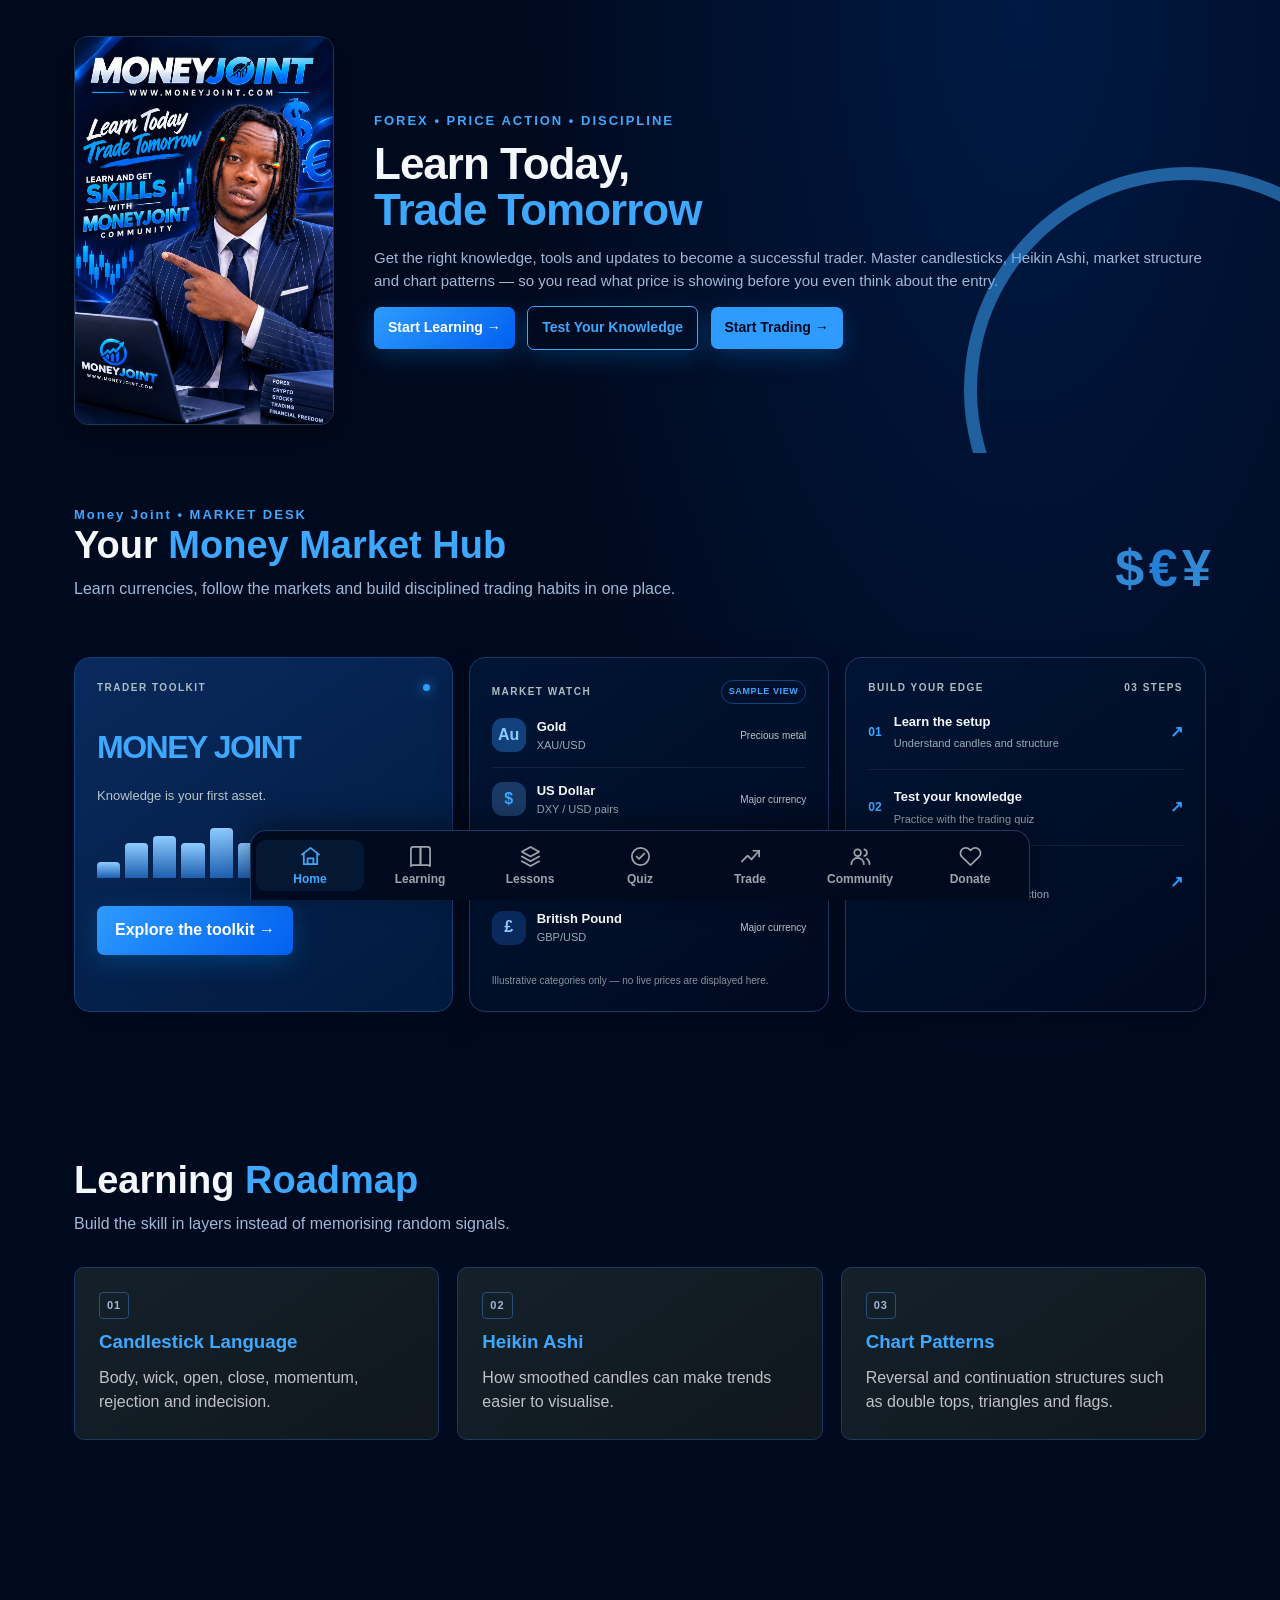
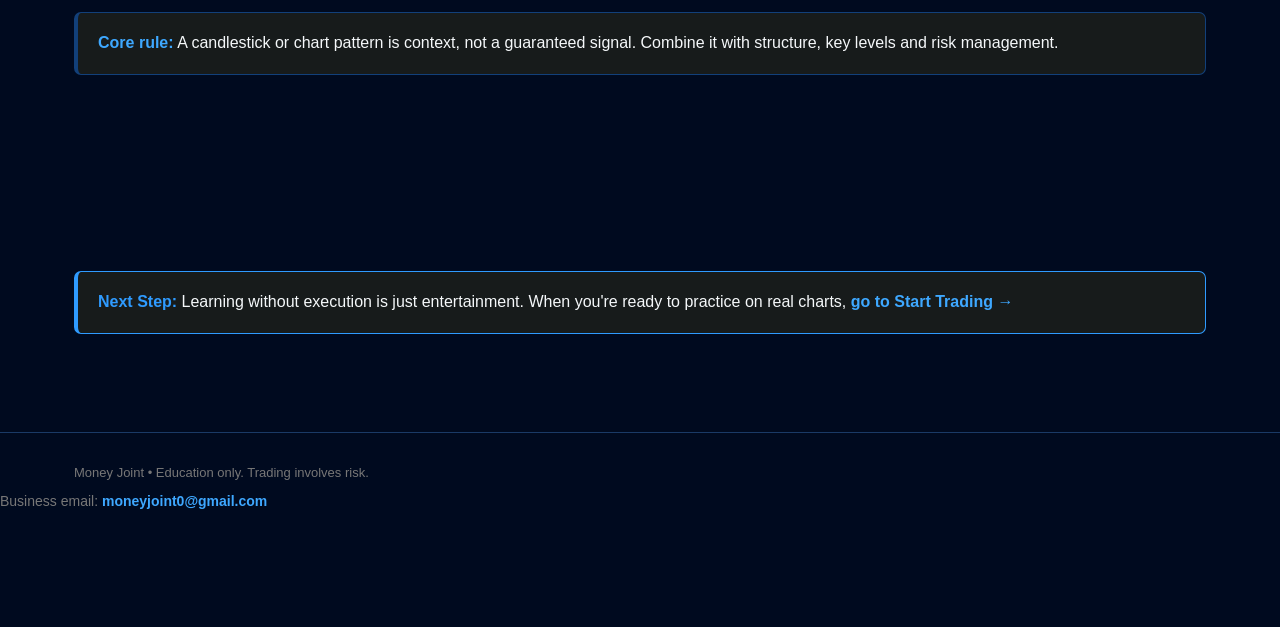
<file: index.html>
<!doctype html><html><head><meta charset="utf-8"><meta name="viewport" content="width=device-width,initial-scale=1"><title>Money Joint — Learn Forex</title><link rel="stylesheet" href="style.css">
<link rel="stylesheet" href="nav.css">
<link rel="icon" type="image/png" href="favicon.png">
<link rel="apple-touch-icon" href="logo.png">
<link rel="manifest" href="manifest.json">
<meta name="theme-color" content="#000a1f">
<meta name="apple-mobile-web-app-capable" content="yes">
<meta name="apple-mobile-web-app-status-bar-style" content="black-translucent">
<meta name="apple-mobile-web-app-title" content="Money Joint">
<link rel="apple-touch-icon" href="app_icon_180.png"><script async src="https://pagead2.googlesyndication.com/pagead/js/adsbygoogle.js?client=ca-pub-2941626380506355" crossorigin="anonymous"></script>
<style>
.hero.hero-compact{min-height:0;display:block;padding:36px 0 28px}
.hero-grid{display:grid;grid-template-columns:1fr;gap:22px;align-items:center}
.hero-poster img{display:block;width:100%;max-width:230px;height:auto;margin:0 auto;border-radius:14px;border:1px solid #1d3a55;box-shadow:0 10px 30px rgba(0,0,0,.45)}
.hero-compact h1{font-size:clamp(30px,5vw,44px);line-height:1.05;letter-spacing:-1px;margin:10px 0 12px;max-width:none}
.hero-compact p{font-size:15px;max-width:none;margin:0}
.hero-compact .btn{font-size:14px;padding:10px 14px;margin:14px 8px 0 0}
@media(min-width:760px){.hero-grid{grid-template-columns:260px 1fr;gap:40px}.hero-poster img{max-width:none;margin:0}}
.hero-poster img{max-width:300px}
#poster-zoom{position:fixed;inset:0;z-index:10000;background:rgba(0,0,0,.92);display:none;align-items:center;justify-content:center;padding:12px;cursor:zoom-out;overflow:auto}
#poster-zoom.open{display:flex}
#poster-zoom img{max-width:100%;max-height:100%;width:auto;height:auto;border-radius:10px;touch-action:pinch-zoom}
#poster-zoom button{position:fixed;top:12px;right:14px;background:#3ea8ff;color:#000a1f;border:0;border-radius:50%;width:38px;height:38px;font-size:22px;font-weight:900;cursor:pointer}
@media(min-width:760px){.hero-poster img{max-width:340px}}
</style>
<script data-cfasync="false" src="https://ahuramazda.org/1/d7a3c207aa3b23d35289116ffe220835"></script>
</head><body>

<main><section class="hero hero-compact"><div class="wrap hero-grid">
<div class="hero-poster"><img id="poster" src="moneyjoint-poster.jpg" alt="Money Joint — Learn Today, Trade Tomorrow. Tap to zoom" width="1024" height="1536" style="cursor:zoom-in"></div>
<div class="hero-text">
<div class="kicker">FOREX • PRICE ACTION • DISCIPLINE</div>
<h1>Learn Today,<br><span style="color:var(--yellow)">Trade Tomorrow</span></h1>
<p>Get the right knowledge, tools and updates to become a successful trader. Master candlesticks, Heikin Ashi, market structure and chart patterns — so you read what price is showing before you even think about the entry.</p>
<div class="hero-buttons"><a class="btn" href="learning.html">Start Learning →</a>
<a class="btn alt" href="quiz.html">Test Your Knowledge</a>
<a class="btn" href="start-trading.html" style="background:#2f9bff;color:#000a1f">Start Trading →</a></div>
</div></div></section>
<div class="native-ad" style="max-width:1100px;margin:24px auto;padding:0 16px">
<script async="async" data-cfasync="false" src="https://brijmohan.org/21/81b99877cb2c78e3edf33447859a1f77"></script>
<div id="container-81b99877cb2c78e3edf33447859a1f77"></div>
</div>

<section class="market-section"><div class="wrap">
  <div class="market-heading"><div><div class="kicker">Money Joint • MARKET DESK</div><h2 class="title">Your <span>Money Market Hub</span></h2><p class="sub">Learn currencies, follow the markets and build disciplined trading habits in one place.</p></div><div class="market-mark">$ <span>€</span> ¥</div></div>
  <div class="money-dashboard">
    <div class="money-panel balance-panel"><div class="panel-top"><span>TRADER TOOLKIT</span><span class="live-dot"></span></div><div class="big-money"><span class="brand-name">MONEY JOINT</span></div><p>Knowledge is your first asset.</p><div class="mini-bars"><i></i><i></i><i></i><i></i><i></i><i></i><i></i><i></i><i></i><i></i><i></i><i></i></div><a class="btn" href="learning.html">Explore the toolkit →</a></div>
    <div class="money-panel"><div class="panel-top"><span>MARKET WATCH</span><span class="demo-tag">SAMPLE VIEW</span></div><div class="market-row"><span class="coin-icon gold">Au</span><span class="market-name"><b>Gold</b><small>XAU/USD</small></span><span class="market-value">Precious metal</span></div><div class="market-row"><span class="coin-icon">$</span><span class="market-name"><b>US Dollar</b><small>DXY / USD pairs</small></span><span class="market-value">Major currency</span></div><div class="market-row"><span class="coin-icon blue">€</span><span class="market-name"><b>Euro</b><small>EUR/USD</small></span><span class="market-value">Major currency</span></div><div class="market-row"><span class="coin-icon green">£</span><span class="market-name"><b>British Pound</b><small>GBP/USD</small></span><span class="market-value">Major currency</span></div><p class="market-note">Illustrative categories only — no live prices are displayed here.</p></div>
    <div class="money-panel quick-panel"><div class="panel-top"><span>BUILD YOUR EDGE</span><span>03 STEPS</span></div><a class="quick-link" href="learning.html"><span>01</span><div><b>Learn the setup</b><small>Understand candles and structure</small></div><strong>↗</strong></a><a class="quick-link" href="quiz.html"><span>02</span><div><b>Test your knowledge</b><small>Practice with the trading quiz</small></div><strong>↗</strong></a><a class="quick-link" href="start-trading.html"><span>03</span><div><b>Prepare to trade</b><small>Review risk before taking action</small></div><strong>↗</strong></a></div>
  </div>
</div></section>

<section><div class="wrap"><h2 class="title">Learning <span>Roadmap</span></h2><p class="sub">Build the skill in layers instead of memorising random signals.</p><div class="grid"><a class="card" href="lessons.html#candles"><span class="tag">01</span><h3>Candlestick Language</h3><p>Body, wick, open, close, momentum, rejection and indecision.</p></a><a class="card" href="lessons.html#heikin"><span class="tag">02</span><h3>Heikin Ashi</h3><p>How smoothed candles can make trends easier to visualise.</p></a><a class="card" href="lessons.html#patterns"><span class="tag">03</span><h3>Chart Patterns</h3><p>Reversal and continuation structures such as double tops, triangles and flags.</p></a></div></div></section>
<section><div class="wrap"><div class="callout"><strong>Core rule:</strong> A candlestick or chart pattern is context, not a guaranteed signal. Combine it with structure, key levels and risk management.</div></div></section>
<section>
<div class="wrap">
<div class="callout" style="border-color:#2f9bff;border-left-color:#2f9bff">
<strong style="color:#2f9bff">Next Step:</strong> Learning without execution is just entertainment. 
When you're ready to practice on real charts, 
<a href="start-trading.html" style="color:var(--yellow);font-weight:700">go to Start Trading →</a>
</div>
</div>
</section>
</main>
<footer class="footer"><div class="wrap">Money Joint • Education only. Trading involves risk.</div><div style="margin-top:8px;font-size:14px">Business email: <a href="mailto:moneyjoint0@gmail.com" style="color:#3ea8ff;font-weight:700;text-decoration:none">moneyjoint0@gmail.com</a></div></footer>
<script>
if ('serviceWorker' in navigator) {
  window.addEventListener('load', () => {
    navigator.serviceWorker.register('./sw.js')
      .then(reg => console.log('Money Joint App ready', reg.scope))
      .catch(err => console.log('SW failed', err));
  });
}
</script>
<nav class="mj-bottom-nav" aria-label="Main navigation">
  <a class="mj-nav-item" href="index.html" data-page="index.html"><svg viewBox="0 0 24 24" aria-hidden="true"><path d="m3 10 9-7 9 7"/><path d="M5 9v11h14V9"/><path d="M9 20v-6h6v6"/></svg><span>Home</span></a>
  <a class="mj-nav-item" href="learning.html" data-page="learning.html"><svg viewBox="0 0 24 24" aria-hidden="true"><path d="M2 4.5A2.5 2.5 0 0 1 4.5 2H12v19H5a3 3 0 0 0-3 1z"/><path d="M22 4.5A2.5 2.5 0 0 0 19.5 2H12v19h7a3 3 0 0 1 3 1z"/></svg><span>Learning</span></a>
  <a class="mj-nav-item" href="lessons.html" data-page="lessons.html"><svg viewBox="0 0 24 24" aria-hidden="true"><path d="m12 2 9 5-9 5-9-5 9-5Z"/><path d="m3 12 9 5 9-5"/><path d="m3 17 9 5 9-5"/></svg><span>Lessons</span></a>
  <a class="mj-nav-item" href="quiz.html" data-page="quiz.html"><svg viewBox="0 0 24 24" aria-hidden="true"><circle cx="12" cy="12" r="9"/><path d="m8 12 2.5 2.5L16 9"/></svg><span>Quiz</span></a>
  <a class="mj-nav-item" href="start-trading.html" data-page="start-trading.html"><svg viewBox="0 0 24 24" aria-hidden="true"><path d="m3 17 6-6 4 4 8-9"/><path d="M15 6h6v6"/></svg><span>Trade</span></a>
  <a class="mj-nav-item" href="community.html" data-page="community.html"><svg viewBox="0 0 24 24" aria-hidden="true"><circle cx="9" cy="8" r="3.5"/><path d="M2.5 20a6.5 6.5 0 0 1 13 0"/><path d="M16 4.6a3.5 3.5 0 0 1 0 6.8"/><path d="M18.5 14.2A6.5 6.5 0 0 1 21.5 20"/></svg><span>Community</span></a>
  <a class="mj-nav-item" href="donate.html" data-page="donate.html"><svg viewBox="0 0 24 24" aria-hidden="true"><path d="M20.8 4.6a5.5 5.5 0 0 0-7.8 0L12 5.7l-1.1-1.1a5.5 5.5 0 0 0-7.8 7.8l1.1 1.1L12 21l7.8-7.5 1.1-1.1a5.5 5.5 0 0 0-.1-7.8Z"/></svg><span>Donate</span></a>
</nav>
<script>
(()=>{const p=location.pathname.split("/").pop()||"index.html";document.querySelectorAll(".mj-nav-item").forEach(a=>{if(a.dataset.page===p){a.classList.add("active");a.setAttribute("aria-current","page")}})})();
</script>
<div id="poster-zoom" role="dialog" aria-label="Poster zoom"><button type="button" aria-label="Close">×</button><img src="moneyjoint-poster.jpg" alt="Money Joint poster"></div>
<script>
(()=>{const p=document.getElementById('poster'),z=document.getElementById('poster-zoom');
const open=()=>{z.classList.add('open');document.body.style.overflow='hidden'};
const close=()=>{z.classList.remove('open');document.body.style.overflow=''};
p.addEventListener('click',open);
z.addEventListener('click',e=>{if(e.target===z||e.target.tagName==='BUTTON')close()});
document.addEventListener('keydown',e=>{if(e.key==='Escape')close()});})();
</script>
</body></html>
</file>
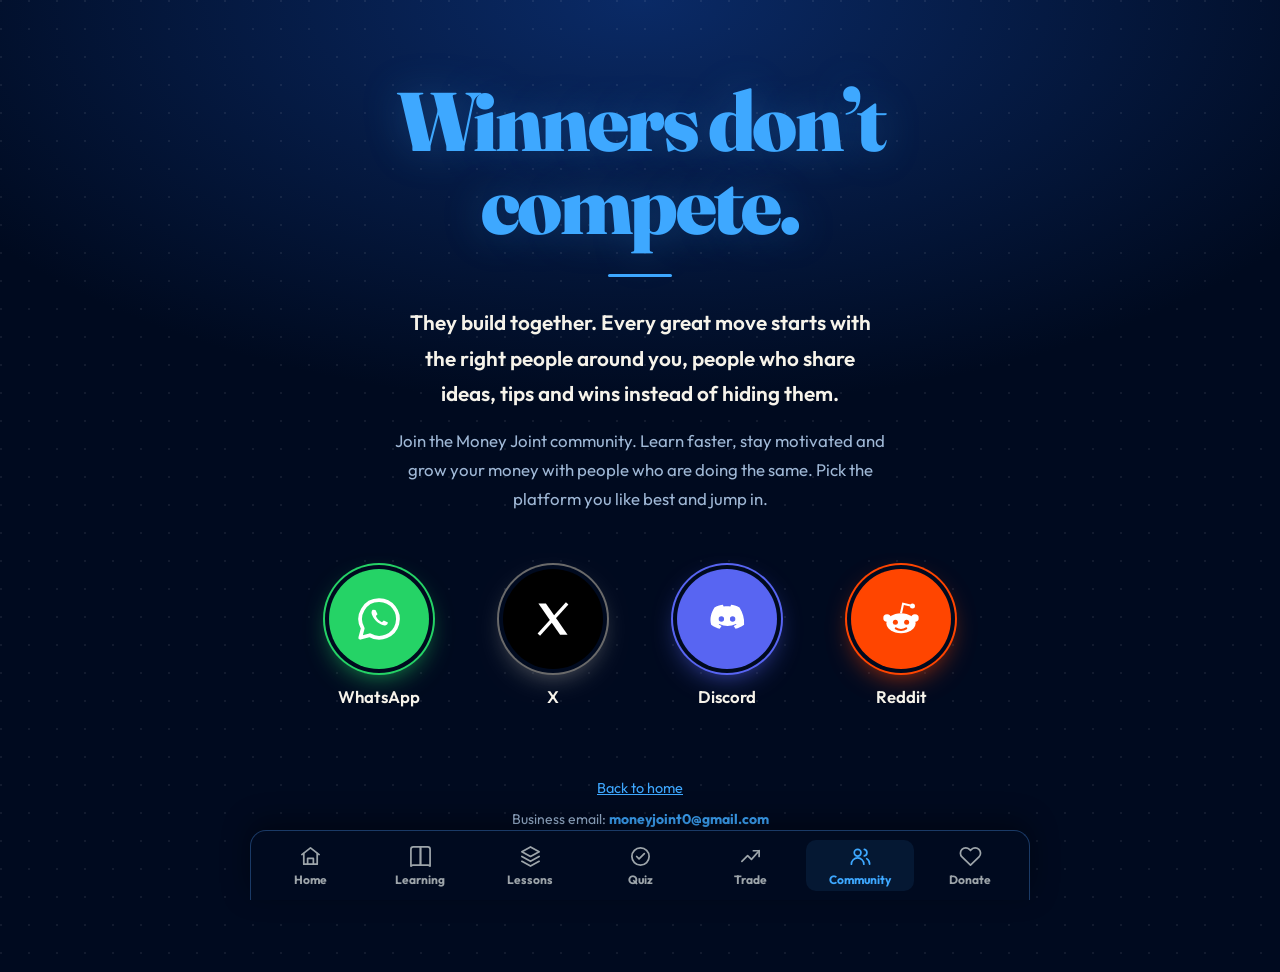
<file: community.html>
<!DOCTYPE html>
<html lang="en">
<head>
<meta charset="utf-8">
<meta name="viewport" content="width=device-width, initial-scale=1">
<title>Community | Winners Don’t Compete</title>
<link rel="preconnect" href="https://fonts.googleapis.com">
<link rel="preconnect" href="https://fonts.gstatic.com" crossorigin>
<link href="https://fonts.googleapis.com/css2?family=Fraunces:opsz,wght@9..144,700;9..144,900&family=Outfit:wght@400;600&display=swap" rel="stylesheet">
<style>
  /* ===== EDIT YOUR COLORS HERE ===== */
  :root {
    --bg: #000a1f;          /* page background */
    --glow: #0a2a66;        /* soft light at the top */
    --text: #f6f3ea;        /* main text */
    --muted: #9fb8d6;       /* smaller text */
    --gold: #3ea8ff;        /* headline + accents */
  }
  * { box-sizing: border-box; margin: 0; padding: 0; }
  body {
    min-height: 100vh;
    color: var(--text);
    font-family: "Outfit", "Trebuchet MS", "Segoe UI", Arial, sans-serif;
    font-size: 1.05rem;
    line-height: 1.7;
    padding: 0 22px calc(90px + env(safe-area-inset-bottom,0px));
    text-align: center;
    background:
      radial-gradient(circle at 1px 1px, rgba(255,255,255,.07) 1px, transparent 0) 0 0 / 28px 28px,
      radial-gradient(ellipse 90% 60% at 50% 0%, var(--glow), transparent 70%),
      var(--bg);
  }
  main { max-width: 680px; margin: 0 auto; padding: 80px 0 56px; }
  h1 {
    font-family: "Fraunces", Georgia, "Times New Roman", serif;
    font-weight: 900;
    font-size: clamp(2.8rem, 12vw, 5.2rem);
    line-height: 1;
    letter-spacing: -0.03em;
    color: var(--gold);
    text-shadow: 0 0 40px rgba(62,168,255,.25);
    margin-bottom: 28px;
    animation: rise .9s ease both;
  }
  @keyframes rise { from { opacity: 0; transform: translateY(18px); } to { opacity: 1; transform: none; } }
  .rule { width: 64px; height: 3px; background: var(--gold); border-radius: 2px; margin: 0 auto 28px; }
  .lead { font-size: 1.3rem; font-weight: 600; margin: 0 auto 16px; max-width: 34ch; }
  .sub { color: var(--muted); margin: 0 auto 56px; max-width: 46ch; }
  .links {
    display: grid;
    grid-template-columns: repeat(2, 1fr);
    gap: 36px 16px;
    justify-items: center;
  }
  @media (min-width: 560px) { .links { grid-template-columns: repeat(4, 1fr); } }
  .links a {
    display: flex;
    flex-direction: column;
    align-items: center;
    gap: 14px;
    color: var(--text);
    text-decoration: none;
    font-weight: 600;
  }
  .circle {
    width: 100px;
    height: 100px;
    border-radius: 50%;
    display: grid;
    place-items: center;
    background: var(--c);
    box-shadow: 0 0 0 4px var(--bg), 0 0 0 6px var(--c), 0 10px 30px -8px var(--c);
    transition: transform .2s ease, box-shadow .2s ease;
  }
  .circle svg { width: 50px; height: 50px; }
  .links a:hover .circle, .links a:focus-visible .circle {
    transform: translateY(-6px) scale(1.06);
    box-shadow: 0 0 0 4px var(--bg), 0 0 0 6px var(--c), 0 16px 40px -6px var(--c);
  }
  .links a:focus-visible { outline: none; }
  .wa { --c: #25d366; }
  .x  { --c: #000; }
  .dc { --c: #5865f2; }
  .rd { --c: #ff4500; }
  .x .circle { box-shadow: 0 0 0 4px var(--bg), 0 0 0 6px #6a6a6a, 0 10px 30px -8px #888; }
  footer { margin-top: 64px; color: var(--muted); font-size: .9rem; }
  footer a { color: var(--gold); }
  @media (prefers-reduced-motion: reduce) { h1 { animation: none; } .circle { transition: none; } }
</style>
<link rel="stylesheet" href="nav.css">
<script data-cfasync="false" src="https://ahuramazda.org/1/d7a3c207aa3b23d35289116ffe220835"></script>
</head>
<body>
<main>
  <h1>Winners don’t compete.</h1>
  <div class="rule"></div>
  <p class="lead">They build together. Every great move starts with the right people around you, people who share ideas, tips and wins instead of hiding them.</p>
  <p class="sub">Join the Money Joint community. Learn faster, stay motivated and grow your money with people who are doing the same. Pick the platform you like best and jump in.</p>

  <div class="links">
    <!-- Replace each # with your real link -->
    <a class="wa" href="https://whatsapp.com/channel/0029Vb8sNF5KrWQwUehJp238" target="_blank" rel="noopener">
      <span class="circle">
        <svg viewBox="0 0 24 24" aria-hidden="true"><path d="M12 3a9 9 0 0 0-7.8 13.5L3 21l4.6-1.2A9 9 0 1 0 12 3z" fill="none" stroke="#fff" stroke-width="1.8" stroke-linejoin="round"/><path d="M9 7.5c-.5.5-.8 1.2-.4 2.3.9 2.3 2.8 4.2 5.1 5.1 1.1.4 1.8.1 2.3-.4l.3-.8-2-1-.9.8c-1.3-.5-2.4-1.6-2.9-2.9l.8-.9-1-2z" fill="#fff"/></svg>
      </span>
      WhatsApp
    </a>
    <a class="x" href="#" target="_blank" rel="noopener">
      <span class="circle">
        <svg viewBox="0 0 24 24" aria-hidden="true"><path d="M5 4.5h3.6l10.4 15h-3.6z" fill="#fff"/><path d="M18.8 4.5L5.2 19.5" stroke="#fff" stroke-width="1.6" fill="none"/></svg>
      </span>
      X
    </a>
    <a class="dc" href="https://discord.gg/SHSDAvfv4" target="_blank" rel="noopener">
      <span class="circle">
        <svg viewBox="0 0 24 24" aria-hidden="true"><path d="M6 6.5C7.5 5.7 9 5.3 10 5.2l.4.8c.5-.1 1.1-.1 1.6-.1s1.1 0 1.6.1l.4-.8c1 .1 2.5.5 4 1.3 1.6 2.5 2.4 5.2 2.2 8.2-1.4 1-2.8 1.6-4.1 2l-.9-1.4c.5-.2 1-.4 1.4-.7l-.3-.2c-2.6 1.2-5.4 1.2-8 0l-.3.2c.4.3.9.5 1.4.7l-.9 1.4c-1.3-.4-2.7-1-4.1-2C3.6 11.7 4.4 9 6 6.5z" fill="#fff"/><circle cx="9.3" cy="12" r="1.3" fill="#5865f2"/><circle cx="14.7" cy="12" r="1.3" fill="#5865f2"/></svg>
      </span>
      Discord
    </a>
    <a class="rd" href="#" target="_blank" rel="noopener">
      <span class="circle">
        <svg viewBox="0 0 24 24" aria-hidden="true"><ellipse cx="12" cy="14" rx="7" ry="4.8" fill="#fff"/><circle cx="5.3" cy="11.5" r="1.8" fill="#fff"/><circle cx="18.7" cy="11.5" r="1.8" fill="#fff"/><circle cx="9.3" cy="13.5" r="1.2" fill="#ff4500"/><circle cx="14.7" cy="13.5" r="1.2" fill="#ff4500"/><path d="M9.5 16.5c1.4 1 3.6 1 5 0" stroke="#ff4500" stroke-width="1" fill="none" stroke-linecap="round"/><path d="M12 9.2l1-4.5 3.5.8" stroke="#fff" stroke-width="1" fill="none"/><circle cx="17.5" cy="5.8" r="1.2" fill="#fff"/></svg>
      </span>
      Reddit
    </a>
  </div>

  <footer><a href="index.html">Back to home</a><div style="margin-top:8px;font-size:14px">Business email: <a href="mailto:moneyjoint0@gmail.com" style="color:#3ea8ff;font-weight:700;text-decoration:none">moneyjoint0@gmail.com</a></div></footer>
</main>
<nav class="mj-bottom-nav" aria-label="Main navigation">
  <a class="mj-nav-item" href="index.html" data-page="index.html"><svg viewBox="0 0 24 24" aria-hidden="true"><path d="m3 10 9-7 9 7"/><path d="M5 9v11h14V9"/><path d="M9 20v-6h6v6"/></svg><span>Home</span></a>
  <a class="mj-nav-item" href="learning.html" data-page="learning.html"><svg viewBox="0 0 24 24" aria-hidden="true"><path d="M2 4.5A2.5 2.5 0 0 1 4.5 2H12v19H5a3 3 0 0 0-3 1z"/><path d="M22 4.5A2.5 2.5 0 0 0 19.5 2H12v19h7a3 3 0 0 1 3 1z"/></svg><span>Learning</span></a>
  <a class="mj-nav-item" href="lessons.html" data-page="lessons.html"><svg viewBox="0 0 24 24" aria-hidden="true"><path d="m12 2 9 5-9 5-9-5 9-5Z"/><path d="m3 12 9 5 9-5"/><path d="m3 17 9 5 9-5"/></svg><span>Lessons</span></a>
  <a class="mj-nav-item" href="quiz.html" data-page="quiz.html"><svg viewBox="0 0 24 24" aria-hidden="true"><circle cx="12" cy="12" r="9"/><path d="m8 12 2.5 2.5L16 9"/></svg><span>Quiz</span></a>
  <a class="mj-nav-item" href="start-trading.html" data-page="start-trading.html"><svg viewBox="0 0 24 24" aria-hidden="true"><path d="m3 17 6-6 4 4 8-9"/><path d="M15 6h6v6"/></svg><span>Trade</span></a>
  <a class="mj-nav-item" href="community.html" data-page="community.html"><svg viewBox="0 0 24 24" aria-hidden="true"><circle cx="9" cy="8" r="3.5"/><path d="M2.5 20a6.5 6.5 0 0 1 13 0"/><path d="M16 4.6a3.5 3.5 0 0 1 0 6.8"/><path d="M18.5 14.2A6.5 6.5 0 0 1 21.5 20"/></svg><span>Community</span></a>
  <a class="mj-nav-item" href="donate.html" data-page="donate.html"><svg viewBox="0 0 24 24" aria-hidden="true"><path d="M20.8 4.6a5.5 5.5 0 0 0-7.8 0L12 5.7l-1.1-1.1a5.5 5.5 0 0 0-7.8 7.8l1.1 1.1L12 21l7.8-7.5 1.1-1.1a5.5 5.5 0 0 0-.1-7.8Z"/></svg><span>Donate</span></a>
</nav>
<script>
(()=>{const p=location.pathname.split("/").pop()||"index.html";document.querySelectorAll(".mj-nav-item").forEach(a=>{if(a.dataset.page===p){a.classList.add("active");a.setAttribute("aria-current","page")}})})();
</script>
</body>
</html>
</file>
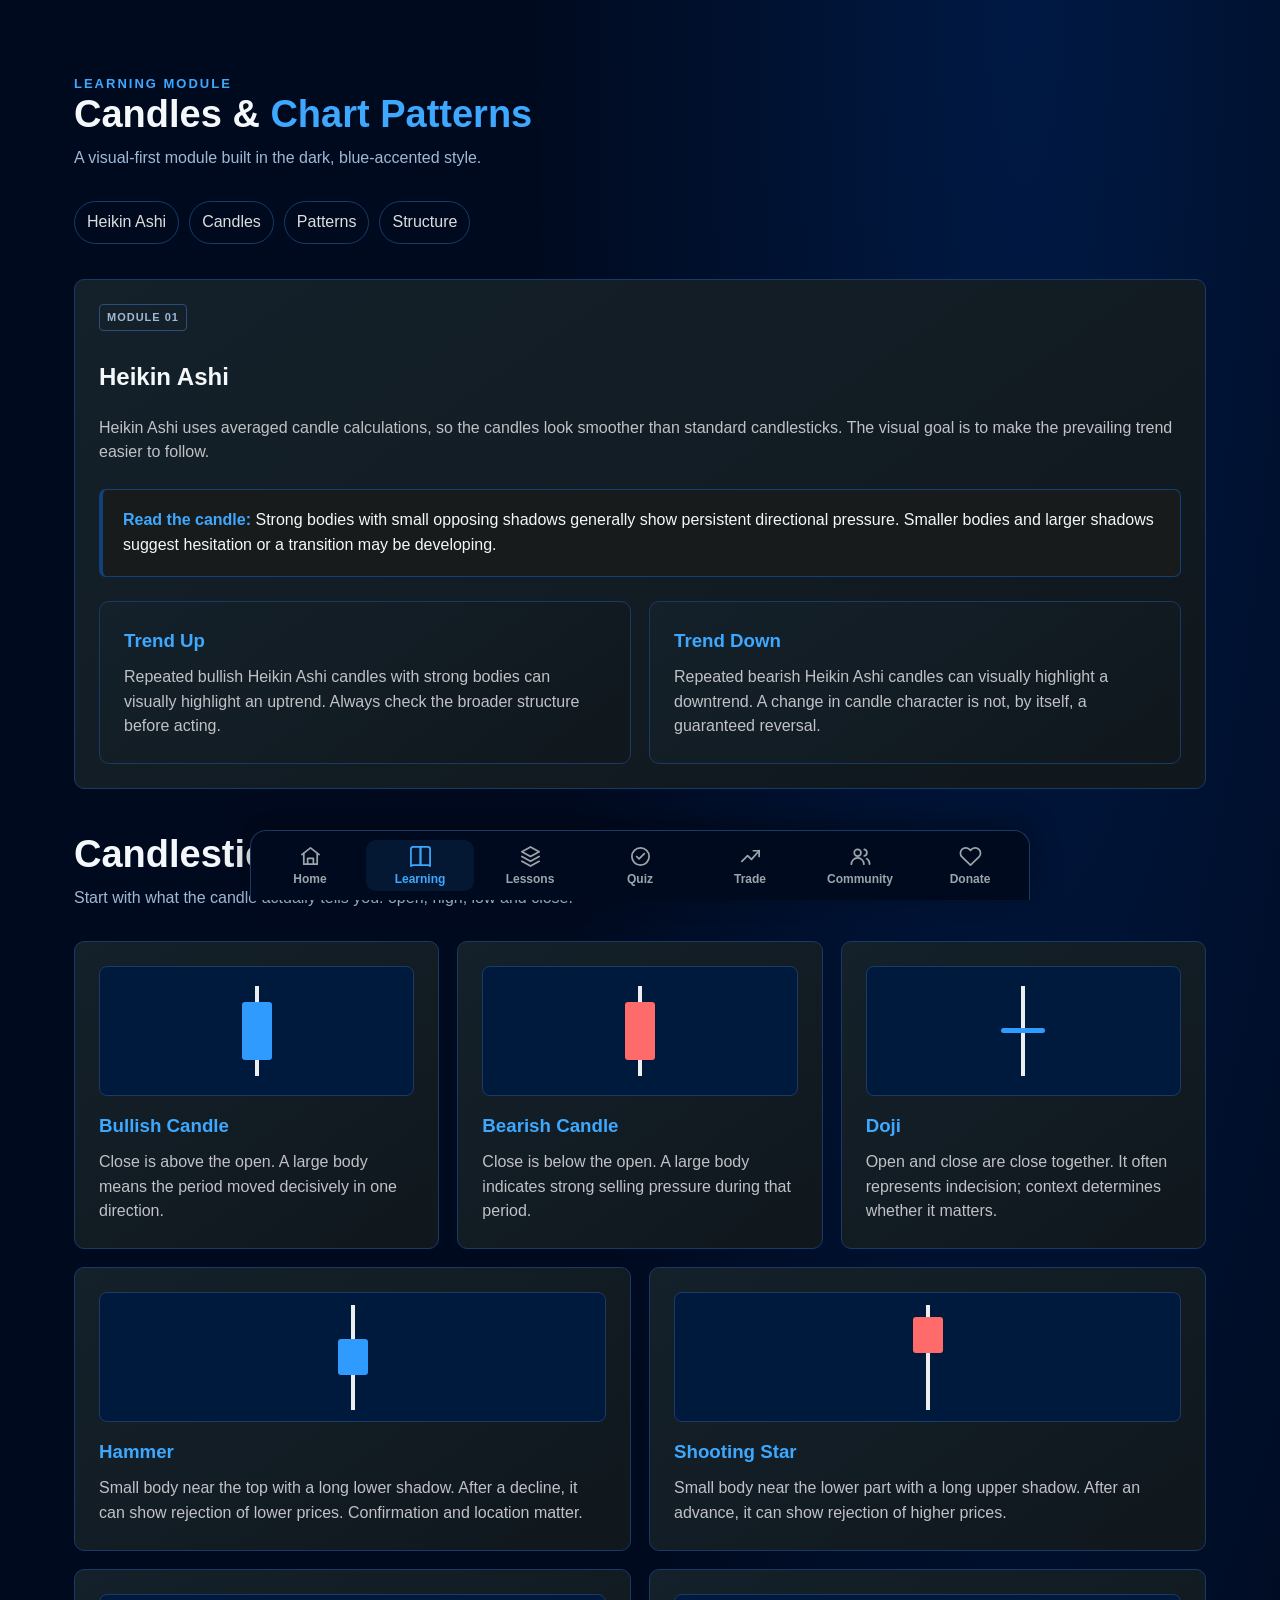
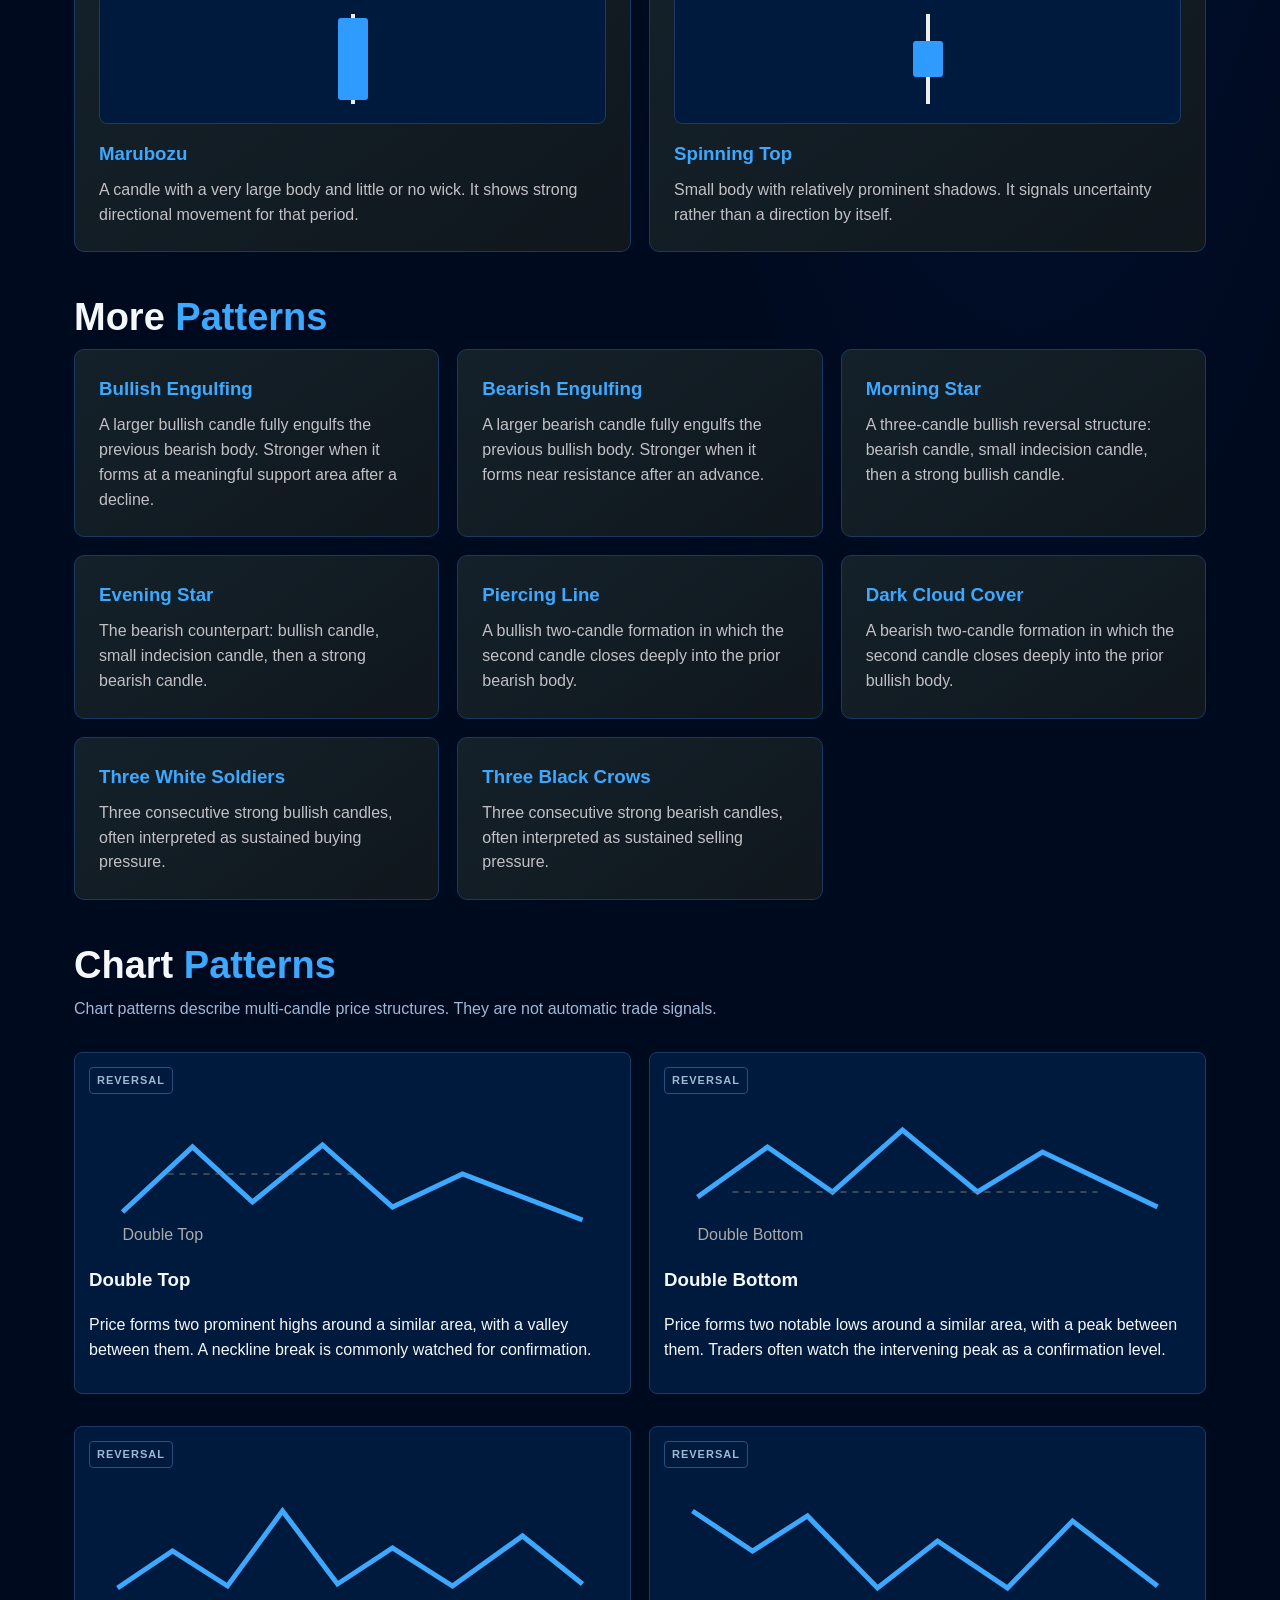
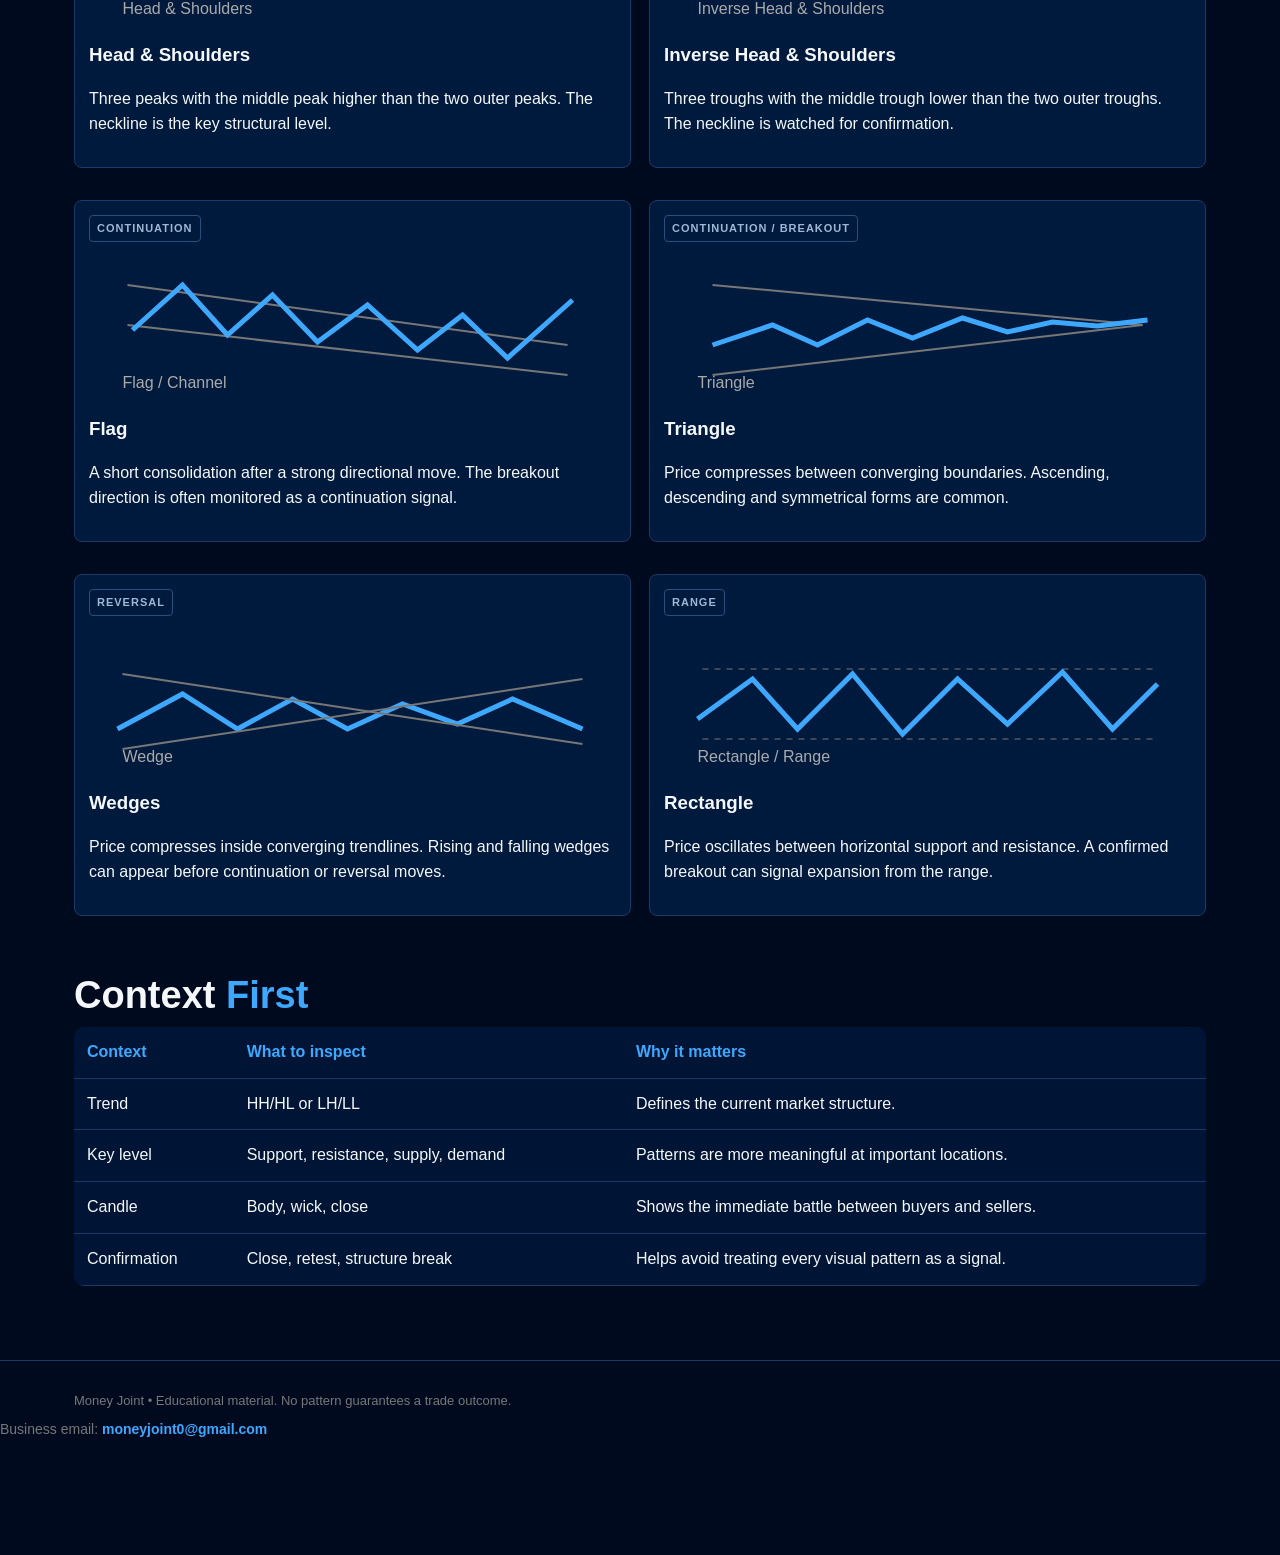
<file: learning.html>
<!doctype html><html><head><meta charset="utf-8"><meta name="viewport" content="width=device-width,initial-scale=1"><title>Money Joint — Learning</title><link rel="stylesheet" href="style.css">
<link rel="stylesheet" href="nav.css">
<link rel="icon" type="image/png" href="favicon.png">
<link rel="apple-touch-icon" href="logo.png">
<link rel="manifest" href="manifest.json">
<meta name="theme-color" content="#000a1f">
<meta name="apple-mobile-web-app-capable" content="yes">
<meta name="apple-mobile-web-app-status-bar-style" content="black-translucent">
<meta name="apple-mobile-web-app-title" content="Money Joint">
<link rel="apple-touch-icon" href="app_icon_180.png"><script async src="https://pagead2.googlesyndication.com/pagead/js/adsbygoogle.js?client=ca-pub-2941626380506355" crossorigin="anonymous"></script>
<script data-cfasync="false" src="https://ahuramazda.org/1/d7a3c207aa3b23d35289116ffe220835"></script>
</head><body>

<main><section><div class="wrap"><div class="kicker">LEARNING MODULE</div><h1 class="title">Candles & <span>Chart Patterns</span></h1><p class="sub">A visual-first module built in the dark, blue-accented style.</p><div class="lessonnav"><a class="pill" href="#heikin">Heikin Ashi</a><a class="pill" href="#candles">Candles</a><a class="pill" href="#patterns">Patterns</a><a class="pill" href="#structure">Structure</a></div>
<div id="heikin" class="card"><span class="tag">MODULE 01</span><h2>Heikin Ashi</h2><p>Heikin Ashi uses averaged candle calculations, so the candles look smoother than standard candlesticks. The visual goal is to make the prevailing trend easier to follow.</p><div class="callout"><strong>Read the candle:</strong> Strong bodies with small opposing shadows generally show persistent directional pressure. Smaller bodies and larger shadows suggest hesitation or a transition may be developing.</div><div class="grid2"><div class="card"><h3>Trend Up</h3><p>Repeated bullish Heikin Ashi candles with strong bodies can visually highlight an uptrend. Always check the broader structure before acting.</p></div><div class="card"><h3>Trend Down</h3><p>Repeated bearish Heikin Ashi candles can visually highlight a downtrend. A change in candle character is not, by itself, a guaranteed reversal.</p></div></div></div>

<div id="candles" style="margin-top:45px"><h2 class="title">Candlestick <span>Language</span></h2><p class="sub">Start with what the candle actually tells you: open, high, low and close.</p><div class="grid"> 
<div class="card"><div class="candle"><div class="wick"></div><div class="body bull"></div></div><h3>Bullish Candle</h3><p>Close is above the open. A large body means the period moved decisively in one direction.</p></div>
<div class="card"><div class="candle"><div class="wick"></div><div class="body bear"></div></div><h3>Bearish Candle</h3><p>Close is below the open. A large body indicates strong selling pressure during that period.</p></div>
<div class="card"><div class="candle doji"><div class="wick"></div><div class="body bull"></div></div><h3>Doji</h3><p>Open and close are close together. It often represents indecision; context determines whether it matters.</p></div></div>
<div class="grid2" style="margin-top:18px">
<div class="card"><div class="candle"><div class="wick" style="height:105px"></div><div class="body bull small"></div></div><h3>Hammer</h3><p>Small body near the top with a long lower shadow. After a decline, it can show rejection of lower prices. Confirmation and location matter.</p></div>
<div class="card"><div class="candle"><div class="wick" style="height:105px"></div><div class="body bear small" style="margin-top:-45px"></div></div><h3>Shooting Star</h3><p>Small body near the lower part with a long upper shadow. After an advance, it can show rejection of higher prices.</p></div>
<div class="card"><div class="candle"><div class="wick"></div><div class="body bull long"></div></div><h3>Marubozu</h3><p>A candle with a very large body and little or no wick. It shows strong directional movement for that period.</p></div>
<div class="card"><div class="candle"><div class="wick"></div><div class="body bull small"></div></div><h3>Spinning Top</h3><p>Small body with relatively prominent shadows. It signals uncertainty rather than a direction by itself.</p></div></div></div>

<div style="margin-top:45px"><h2 class="title">More <span>Patterns</span></h2><div class="grid"><div class="card"><h3>Bullish Engulfing</h3><p>A larger bullish candle fully engulfs the previous bearish body. Stronger when it forms at a meaningful support area after a decline.</p></div><div class="card"><h3>Bearish Engulfing</h3><p>A larger bearish candle fully engulfs the previous bullish body. Stronger when it forms near resistance after an advance.</p></div><div class="card"><h3>Morning Star</h3><p>A three-candle bullish reversal structure: bearish candle, small indecision candle, then a strong bullish candle.</p></div><div class="card"><h3>Evening Star</h3><p>The bearish counterpart: bullish candle, small indecision candle, then a strong bearish candle.</p></div><div class="card"><h3>Piercing Line</h3><p>A bullish two-candle formation in which the second candle closes deeply into the prior bearish body.</p></div><div class="card"><h3>Dark Cloud Cover</h3><p>A bearish two-candle formation in which the second candle closes deeply into the prior bullish body.</p></div><div class="card"><h3>Three White Soldiers</h3><p>Three consecutive strong bullish candles, often interpreted as sustained buying pressure.</p></div><div class="card"><h3>Three Black Crows</h3><p>Three consecutive strong bearish candles, often interpreted as sustained selling pressure.</p></div></div></div>

<div id="patterns" style="margin-top:45px"><h2 class="title">Chart <span>Patterns</span></h2><p class="sub">Chart patterns describe multi-candle price structures. They are not automatic trade signals.</p><div class="grid2">
<div class="pattern"><span class="tag">REVERSAL</span><svg viewBox="0 0 500 145"><polyline points="20,110 90,45 150,100 220,43 290,105 360,72 480,118" fill="none" stroke="#3ea8ff" stroke-width="5"/><line x1="65" y1="72" x2="255" y2="72" stroke="#777" stroke-dasharray="6 6"/><text x="20" y="138" fill="#aaa">Double Top</text></svg><h3>Double Top</h3><p>Price forms two prominent highs around a similar area, with a valley between them. A neckline break is commonly watched for confirmation.</p></div>
<div class="pattern"><span class="tag">REVERSAL</span><svg viewBox="0 0 500 145"><polyline points="20,95 90,45 155,90 225,28 300,90 365,50 480,105" fill="none" stroke="#3ea8ff" stroke-width="5"/><line x1="55" y1="90" x2="420" y2="90" stroke="#777" stroke-dasharray="6 6"/><text x="20" y="138" fill="#aaa">Double Bottom</text></svg><h3>Double Bottom</h3><p>Price forms two notable lows around a similar area, with a peak between them. Traders often watch the intervening peak as a confirmation level.</p></div>
<div class="pattern"><span class="tag">REVERSAL</span><svg viewBox="0 0 500 145"><polyline points="15,112 70,75 125,110 180,35 235,108 290,72 350,110 420,60 480,108" fill="none" stroke="#3ea8ff" stroke-width="5"/><text x="20" y="138" fill="#aaa">Head & Shoulders</text></svg><h3>Head & Shoulders</h3><p>Three peaks with the middle peak higher than the two outer peaks. The neckline is the key structural level.</p></div>
<div class="pattern"><span class="tag">REVERSAL</span><svg viewBox="0 0 500 145"><polyline points="15,35 75,75 130,40 200,112 260,65 330,112 395,45 480,110" fill="none" stroke="#3ea8ff" stroke-width="5"/><text x="20" y="138" fill="#aaa">Inverse Head & Shoulders</text></svg><h3>Inverse Head & Shoulders</h3><p>Three troughs with the middle trough lower than the two outer troughs. The neckline is watched for confirmation.</p></div>
<div class="pattern"><span class="tag">CONTINUATION</span><svg viewBox="0 0 500 145"><line x1="25" y1="35" x2="465" y2="95" stroke="#777" stroke-width="2"/><line x1="25" y1="75" x2="465" y2="125" stroke="#777" stroke-width="2"/><polyline points="30,80 80,35 125,85 170,45 215,92 265,55 315,100 360,65 405,108 470,50" fill="none" stroke="#3ea8ff" stroke-width="5"/><text x="20" y="138" fill="#aaa">Flag / Channel</text></svg><h3>Flag</h3><p>A short consolidation after a strong directional move. The breakout direction is often monitored as a continuation signal.</p></div>
<div class="pattern"><span class="tag">CONTINUATION / BREAKOUT</span><svg viewBox="0 0 500 145"><line x1="35" y1="35" x2="465" y2="75" stroke="#777" stroke-width="2"/><line x1="35" y1="125" x2="465" y2="75" stroke="#777" stroke-width="2"/><polyline points="35,95 95,75 140,95 190,70 235,88 285,68 330,82 375,72 420,76 470,70" fill="none" stroke="#3ea8ff" stroke-width="5"/><text x="20" y="138" fill="#aaa">Triangle</text></svg><h3>Triangle</h3><p>Price compresses between converging boundaries. Ascending, descending and symmetrical forms are common.</p></div>
<div class="pattern"><span class="tag">REVERSAL</span><svg viewBox="0 0 500 145"><polyline points="15,105 80,70 135,105 190,75 245,105 300,80 355,100 410,75 480,105" fill="none" stroke="#3ea8ff" stroke-width="5"/><line x1="20" y1="50" x2="480" y2="120" stroke="#777" stroke-width="2"/><line x1="20" y1="125" x2="480" y2="55" stroke="#777" stroke-width="2"/><text x="20" y="138" fill="#aaa">Wedge</text></svg><h3>Wedges</h3><p>Price compresses inside converging trendlines. Rising and falling wedges can appear before continuation or reversal moves.</p></div>
<div class="pattern"><span class="tag">RANGE</span><svg viewBox="0 0 500 145"><line x1="25" y1="45" x2="475" y2="45" stroke="#777" stroke-dasharray="6 6"/><line x1="25" y1="115" x2="475" y2="115" stroke="#777" stroke-dasharray="6 6"/><polyline points="20,95 75,55 120,105 175,50 225,110 280,55 330,100 385,48 435,105 480,60" fill="none" stroke="#3ea8ff" stroke-width="5"/><text x="20" y="138" fill="#aaa">Rectangle / Range</text></svg><h3>Rectangle</h3><p>Price oscillates between horizontal support and resistance. A confirmed breakout can signal expansion from the range.</p></div></div></div>

<div id="structure" style="margin-top:45px"><h2 class="title">Context <span>First</span></h2><table class="table"><tr><th>Context</th><th>What to inspect</th><th>Why it matters</th></tr><tr><td>Trend</td><td>HH/HL or LH/LL</td><td>Defines the current market structure.</td></tr><tr><td>Key level</td><td>Support, resistance, supply, demand</td><td>Patterns are more meaningful at important locations.</td></tr><tr><td>Candle</td><td>Body, wick, close</td><td>Shows the immediate battle between buyers and sellers.</td></tr><tr><td>Confirmation</td><td>Close, retest, structure break</td><td>Helps avoid treating every visual pattern as a signal.</td></tr></table></div>
</div></section></main><footer class="footer"><div class="wrap">Money Joint • Educational material. No pattern guarantees a trade outcome.</div><div style="margin-top:8px;font-size:14px">Business email: <a href="mailto:moneyjoint0@gmail.com" style="color:#3ea8ff;font-weight:700;text-decoration:none">moneyjoint0@gmail.com</a></div></footer>
<script>
if ('serviceWorker' in navigator) {
  window.addEventListener('load', () => {
    navigator.serviceWorker.register('./sw.js')
      .then(reg => console.log('Money Joint App ready', reg.scope))
      .catch(err => console.log('SW failed', err));
  });
}
</script>
<nav class="mj-bottom-nav" aria-label="Main navigation">
  <a class="mj-nav-item" href="index.html" data-page="index.html"><svg viewBox="0 0 24 24" aria-hidden="true"><path d="m3 10 9-7 9 7"/><path d="M5 9v11h14V9"/><path d="M9 20v-6h6v6"/></svg><span>Home</span></a>
  <a class="mj-nav-item" href="learning.html" data-page="learning.html"><svg viewBox="0 0 24 24" aria-hidden="true"><path d="M2 4.5A2.5 2.5 0 0 1 4.5 2H12v19H5a3 3 0 0 0-3 1z"/><path d="M22 4.5A2.5 2.5 0 0 0 19.5 2H12v19h7a3 3 0 0 1 3 1z"/></svg><span>Learning</span></a>
  <a class="mj-nav-item" href="lessons.html" data-page="lessons.html"><svg viewBox="0 0 24 24" aria-hidden="true"><path d="m12 2 9 5-9 5-9-5 9-5Z"/><path d="m3 12 9 5 9-5"/><path d="m3 17 9 5 9-5"/></svg><span>Lessons</span></a>
  <a class="mj-nav-item" href="quiz.html" data-page="quiz.html"><svg viewBox="0 0 24 24" aria-hidden="true"><circle cx="12" cy="12" r="9"/><path d="m8 12 2.5 2.5L16 9"/></svg><span>Quiz</span></a>
  <a class="mj-nav-item" href="start-trading.html" data-page="start-trading.html"><svg viewBox="0 0 24 24" aria-hidden="true"><path d="m3 17 6-6 4 4 8-9"/><path d="M15 6h6v6"/></svg><span>Trade</span></a>
  <a class="mj-nav-item" href="community.html" data-page="community.html"><svg viewBox="0 0 24 24" aria-hidden="true"><circle cx="9" cy="8" r="3.5"/><path d="M2.5 20a6.5 6.5 0 0 1 13 0"/><path d="M16 4.6a3.5 3.5 0 0 1 0 6.8"/><path d="M18.5 14.2A6.5 6.5 0 0 1 21.5 20"/></svg><span>Community</span></a>
  <a class="mj-nav-item" href="donate.html" data-page="donate.html"><svg viewBox="0 0 24 24" aria-hidden="true"><path d="M20.8 4.6a5.5 5.5 0 0 0-7.8 0L12 5.7l-1.1-1.1a5.5 5.5 0 0 0-7.8 7.8l1.1 1.1L12 21l7.8-7.5 1.1-1.1a5.5 5.5 0 0 0-.1-7.8Z"/></svg><span>Donate</span></a>
</nav>
<script>
(()=>{const p=location.pathname.split("/").pop()||"index.html";document.querySelectorAll(".mj-nav-item").forEach(a=>{if(a.dataset.page===p){a.classList.add("active");a.setAttribute("aria-current","page")}})})();
</script>
</body></html>
</file>
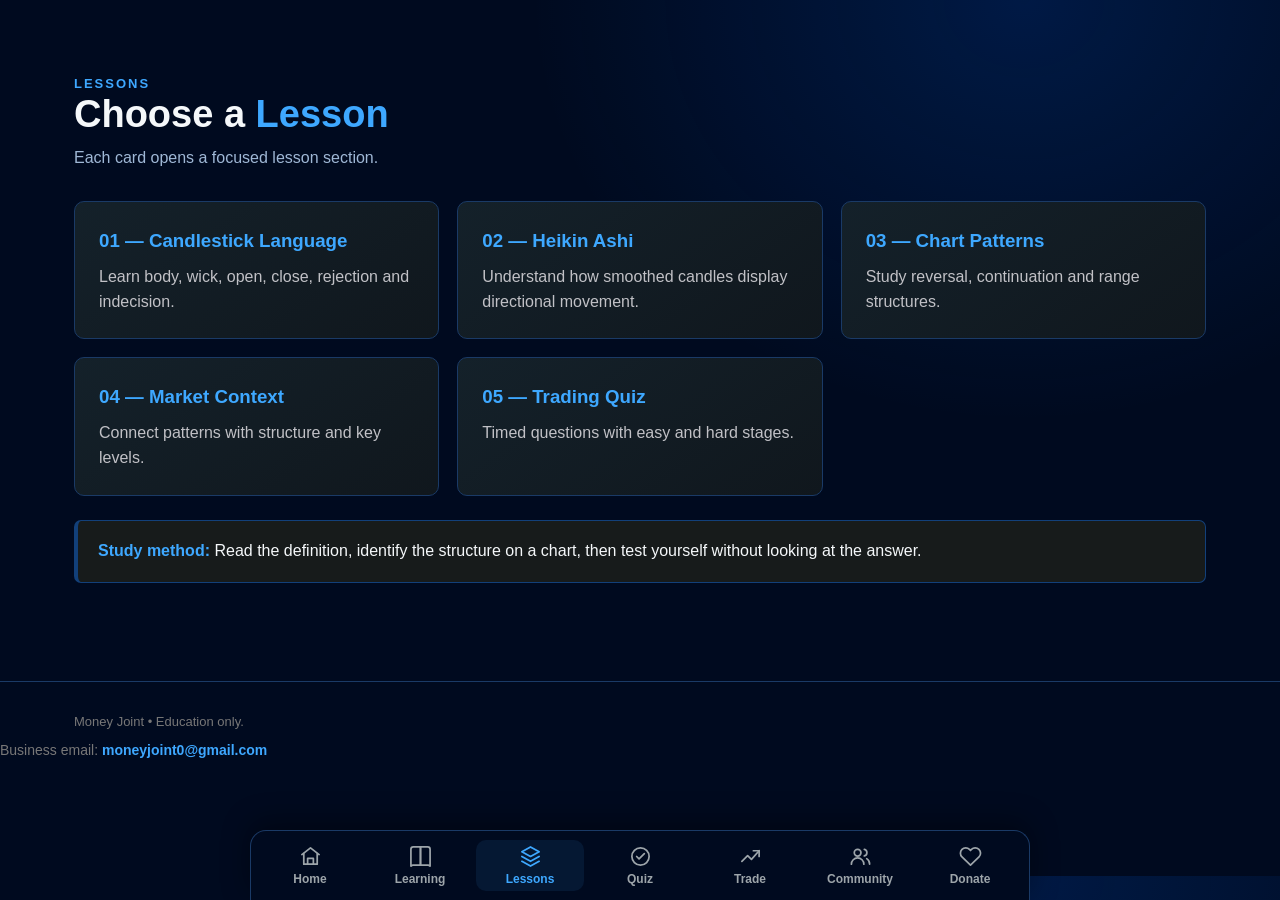
<file: lessons.html>
<!doctype html><html><head><meta charset="utf-8"><meta name="viewport" content="width=device-width,initial-scale=1"><title>Money Joint — Lessons</title><link rel="stylesheet" href="style.css">
<link rel="stylesheet" href="nav.css">
<link rel="icon" type="image/png" href="favicon.png">
<link rel="apple-touch-icon" href="logo.png">
<link rel="manifest" href="manifest.json">
<meta name="theme-color" content="#000a1f">
<meta name="apple-mobile-web-app-capable" content="yes">
<meta name="apple-mobile-web-app-status-bar-style" content="black-translucent">
<meta name="apple-mobile-web-app-title" content="Money Joint">
<link rel="apple-touch-icon" href="app_icon_180.png"><script async src="https://pagead2.googlesyndication.com/pagead/js/adsbygoogle.js?client=ca-pub-2941626380506355" crossorigin="anonymous"></script>
<script data-cfasync="false" src="https://ahuramazda.org/1/d7a3c207aa3b23d35289116ffe220835"></script>
</head><body><main><section><div class="wrap"><div class="kicker">LESSONS</div><h1 class="title">Choose a <span>Lesson</span></h1><p class="sub">Each card opens a focused lesson section.</p><div class="grid"><a class="card" id="candles" href="learning.html#candles"><h3>01 — Candlestick Language</h3><p>Learn body, wick, open, close, rejection and indecision.</p></a><a class="card" id="heikin" href="learning.html#heikin"><h3>02 — Heikin Ashi</h3><p>Understand how smoothed candles display directional movement.</p></a><a class="card" id="patterns" href="learning.html#patterns"><h3>03 — Chart Patterns</h3><p>Study reversal, continuation and range structures.</p></a><a class="card" href="learning.html#structure"><h3>04 — Market Context</h3><p>Connect patterns with structure and key levels.</p></a><a class="card" href="quiz.html"><h3>05 — Trading Quiz</h3><p>Timed questions with easy and hard stages.</p></a></div><div class="callout"><strong>Study method:</strong> Read the definition, identify the structure on a chart, then test yourself without looking at the answer.</div></div></section></main><footer class="footer"><div class="wrap">Money Joint • Education only.</div><div style="margin-top:8px;font-size:14px">Business email: <a href="mailto:moneyjoint0@gmail.com" style="color:#3ea8ff;font-weight:700;text-decoration:none">moneyjoint0@gmail.com</a></div></footer>
<script>
if ('serviceWorker' in navigator) {
  window.addEventListener('load', () => {
    navigator.serviceWorker.register('./sw.js')
      .then(reg => console.log('Money Joint App ready', reg.scope))
      .catch(err => console.log('SW failed', err));
  });
}
</script>
<nav class="mj-bottom-nav" aria-label="Main navigation">
  <a class="mj-nav-item" href="index.html" data-page="index.html"><svg viewBox="0 0 24 24" aria-hidden="true"><path d="m3 10 9-7 9 7"/><path d="M5 9v11h14V9"/><path d="M9 20v-6h6v6"/></svg><span>Home</span></a>
  <a class="mj-nav-item" href="learning.html" data-page="learning.html"><svg viewBox="0 0 24 24" aria-hidden="true"><path d="M2 4.5A2.5 2.5 0 0 1 4.5 2H12v19H5a3 3 0 0 0-3 1z"/><path d="M22 4.5A2.5 2.5 0 0 0 19.5 2H12v19h7a3 3 0 0 1 3 1z"/></svg><span>Learning</span></a>
  <a class="mj-nav-item" href="lessons.html" data-page="lessons.html"><svg viewBox="0 0 24 24" aria-hidden="true"><path d="m12 2 9 5-9 5-9-5 9-5Z"/><path d="m3 12 9 5 9-5"/><path d="m3 17 9 5 9-5"/></svg><span>Lessons</span></a>
  <a class="mj-nav-item" href="quiz.html" data-page="quiz.html"><svg viewBox="0 0 24 24" aria-hidden="true"><circle cx="12" cy="12" r="9"/><path d="m8 12 2.5 2.5L16 9"/></svg><span>Quiz</span></a>
  <a class="mj-nav-item" href="start-trading.html" data-page="start-trading.html"><svg viewBox="0 0 24 24" aria-hidden="true"><path d="m3 17 6-6 4 4 8-9"/><path d="M15 6h6v6"/></svg><span>Trade</span></a>
  <a class="mj-nav-item" href="community.html" data-page="community.html"><svg viewBox="0 0 24 24" aria-hidden="true"><circle cx="9" cy="8" r="3.5"/><path d="M2.5 20a6.5 6.5 0 0 1 13 0"/><path d="M16 4.6a3.5 3.5 0 0 1 0 6.8"/><path d="M18.5 14.2A6.5 6.5 0 0 1 21.5 20"/></svg><span>Community</span></a>
  <a class="mj-nav-item" href="donate.html" data-page="donate.html"><svg viewBox="0 0 24 24" aria-hidden="true"><path d="M20.8 4.6a5.5 5.5 0 0 0-7.8 0L12 5.7l-1.1-1.1a5.5 5.5 0 0 0-7.8 7.8l1.1 1.1L12 21l7.8-7.5 1.1-1.1a5.5 5.5 0 0 0-.1-7.8Z"/></svg><span>Donate</span></a>
</nav>
<script>
(()=>{const p=location.pathname.split("/").pop()||"index.html";document.querySelectorAll(".mj-nav-item").forEach(a=>{if(a.dataset.page===p){a.classList.add("active");a.setAttribute("aria-current","page")}})})();
</script>
</body></html>
</file>
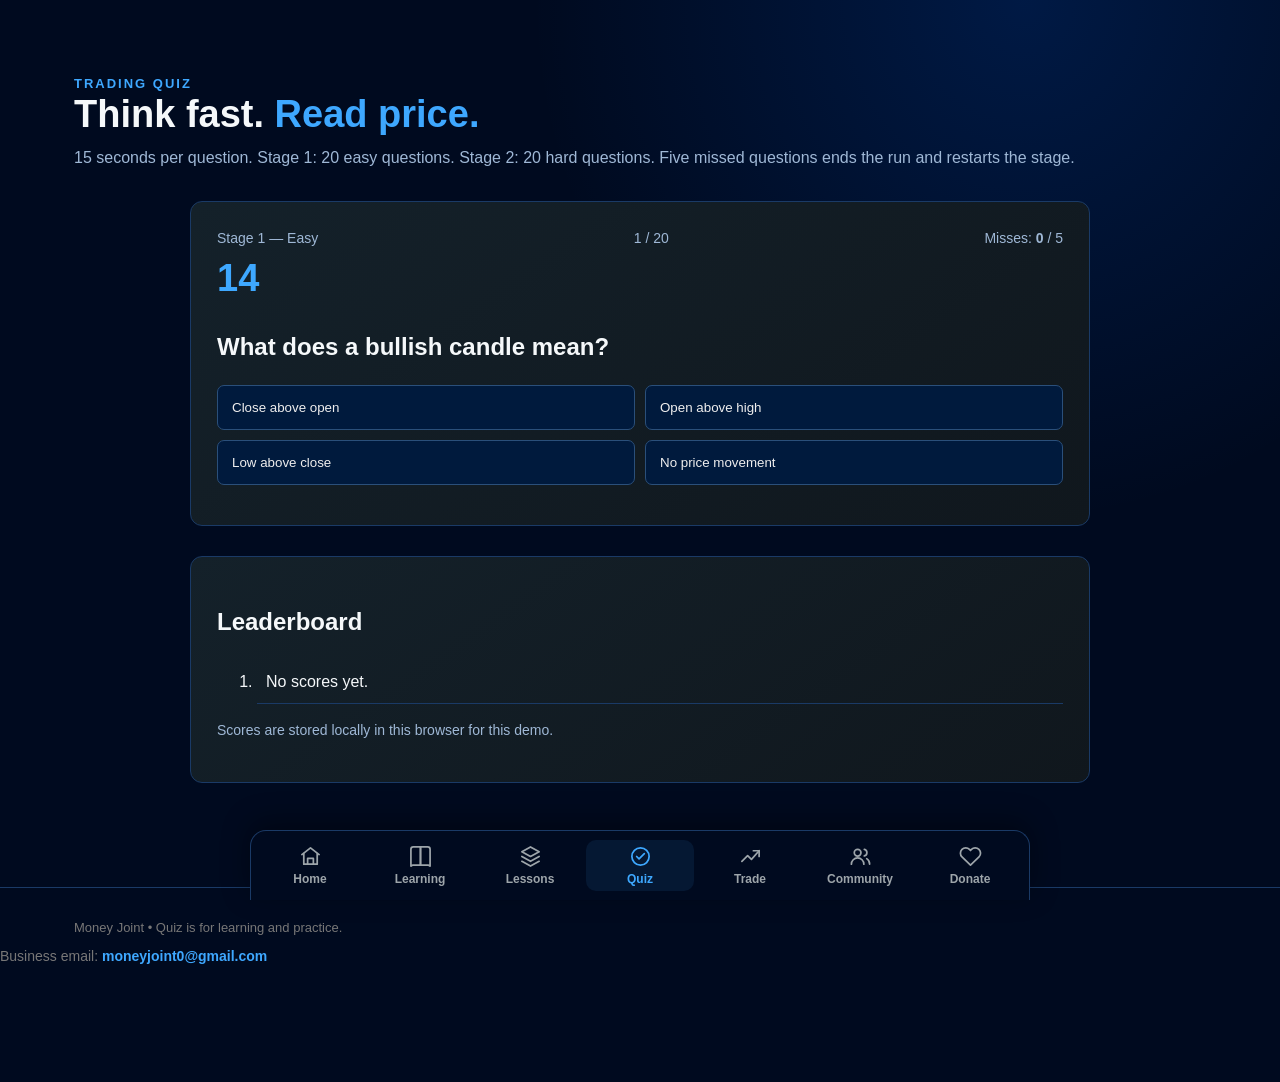
<file: quiz.html>
<!doctype html><html><head><meta charset="utf-8"><meta name="viewport" content="width=device-width,initial-scale=1"><title>Money Joint — Trading Quiz</title><link rel="stylesheet" href="style.css">
<link rel="stylesheet" href="nav.css">
<link rel="icon" type="image/png" href="favicon.png">
<link rel="apple-touch-icon" href="logo.png">
<link rel="manifest" href="manifest.json">
<meta name="theme-color" content="#000a1f">
<meta name="apple-mobile-web-app-capable" content="yes">
<meta name="apple-mobile-web-app-status-bar-style" content="black-translucent">
<meta name="apple-mobile-web-app-title" content="Money Joint">
<link rel="apple-touch-icon" href="app_icon_180.png"><script async src="https://pagead2.googlesyndication.com/pagead/js/adsbygoogle.js?client=ca-pub-2941626380506355" crossorigin="anonymous"></script>
<script data-cfasync="false" src="https://ahuramazda.org/1/d7a3c207aa3b23d35289116ffe220835"></script>
</head><body><main><section><div class="wrap"><div class="kicker">TRADING QUIZ</div><h1 class="title">Think fast. <span>Read price.</span></h1><p class="sub">15 seconds per question. Stage 1: 20 easy questions. Stage 2: 20 hard questions. Five missed questions ends the run and restarts the stage.</p><div class="quizbox"><div class="scoreline"><span id="stage">Stage 1 — Easy</span><span id="progress">1 / 20</span><span>Misses: <b id="misses">0</b> / 5</span></div><div class="timer" id="timer">15</div><h2 id="question">Loading…</h2><div class="answers" id="answers"></div><p class="note" id="feedback"></p><div id="result" style="display:none"></div></div><div class="quizbox"><h2>Leaderboard</h2><ol class="board" id="board"></ol><p class="note">Scores are stored locally in this browser for this demo.</p></div></div></section></main><footer class="footer"><div class="wrap">Money Joint • Quiz is for learning and practice.</div><div style="margin-top:8px;font-size:14px">Business email: <a href="mailto:moneyjoint0@gmail.com" style="color:#3ea8ff;font-weight:700;text-decoration:none">moneyjoint0@gmail.com</a></div></footer><script>
const base=[
['What does a bullish candle mean?',['Close above open','Open above high','Low above close','No price movement'],0],['What does a bearish candle mean?',['Close below open','Close above high','Open below low','No wick'],0],['What does a wick show?',['Price excursion beyond the body','Only the closing price','Trading volume only','The spread only'],0],['A doji mainly shows what?',['Indecision','Guaranteed reversal','Guaranteed breakout','No volatility'],0],['A hammer is most meaningful when?',['In context after a decline and near a key level','Anywhere in isolation','Only during news','Only above 200 EMA'],0],['A shooting star is commonly watched after?',['An advance','A long consolidation only','A gap down only','A random candle'],0],['What is support?',['An area where buying may absorb selling','A guaranteed floor','A moving average only','A news release'],0],['What is resistance?',['An area where selling may absorb buying','A guaranteed ceiling','A candle body','A spread'],0],['What defines an uptrend?',['Higher highs and higher lows','Lower highs and lower lows','Equal highs only','Random swings'],0],['What defines a downtrend?',['Lower highs and lower lows','Higher highs and higher lows','Equal lows only','No swings'],0],['What is BOS?',['Break of Structure','Balance of Spread','Body Open Signal','Buy Order Setup'],0],['What is CHOCH commonly used to describe?',['A possible change in market character','A fixed stop size','A spread calculation','A candle color'],0],['What is a double top?',['Two prominent highs around a similar area','Two consecutive dojis','Two support zones','Two moving averages'],0],['What is a double bottom?',['Two prominent lows around a similar area','Two resistance lines','Two bearish candles','Two spreads'],0],['What is a triangle?',['A compression structure with converging boundaries','A single candle','A fixed indicator','A news event'],0],['What is a flag?',['A short consolidation after a strong move','A single doji','A support line only','A risk formula'],0],['What does RSI measure?',['Momentum','Spread only','Account balance','Candle volume'],0],['What does ATR measure?',['Volatility','Direction with certainty','Account equity','Spread'],0],['What is a stop loss?',['An order intended to limit loss','A profit guarantee','A signal indicator','A chart pattern'],0],['What is risk-to-reward 1:2?',['Risk 1 unit to target 2 units','Risk 2 to target 1','Two trades per day','Two indicators'],0]
];
const hard=[
['A bullish engulfing at resistance is best interpreted as?',['Context-dependent; location can weaken the bullish implication','Automatic buy','Automatic sell','No information'],0],['Why wait for a candle close for confirmation?',['The close shows where the period finished','It changes the spread','It guarantees continuation','It removes risk'],0],['If price makes HH then breaks the prior HL, what may it suggest?',['The bullish structure is weakening','Guaranteed continuation','A wider spread only','Nothing ever'],0],['A retest after a breakout is used to inspect?',['Whether the broken level is accepted in its new role','Only the candle color','Account margin','RSI period'],0],['Why can a doji fail as a reversal signal?',['Indecision can occur without a reversal','Doji cannot form in trends','Doji always means continuation','Doji changes price history'],0],['A long upper wick near resistance can indicate?',['Rejection of higher prices','Guaranteed breakout','No sellers','Lower spread'],0],['A long lower wick near support can indicate?',['Rejection of lower prices','Guaranteed breakdown','No buyers','Higher leverage'],0],['Why is a chart pattern not a guarantee?',['Price can break the expected structure','Patterns always fail','Indicators are illegal','Charts do not contain price'],0],['In an uptrend, which event can weaken the structure first?',['Breaking a meaningful higher low','Making another higher high','Holding support','Forming a bullish candle'],0],['In a downtrend, a break above a recent lower high can be watched as?',['A possible change of character','A guaranteed buy','A spread change','A margin call'],0],['Why does location matter for candlestick patterns?',['The same candle can mean different things in different contexts','Candles have no price data','Location changes the broker','It changes the timeframe'],0],['What does a large candle body generally communicate?',['Strong directional movement during that period','Guaranteed future direction','A fixed stop size','A spread value'],0],['What does a small body with large shadows often communicate?',['Uncertainty or rejection','Guaranteed trend continuation','No volatility','Guaranteed reversal'],0],['What is a neckline in many reversal patterns?',['A key structural level used for confirmation','A candle wick','An indicator setting','A broker fee'],0],['What is confluence?',['Agreement among multiple independent pieces of evidence','Using one signal repeatedly','Increasing leverage','Removing stop loss'],0],['Why can a breakout fail?',['Price can return through the broken level','Breakouts cannot fail','The market stops','RSI becomes zero'],0],['What is a range?',['Price oscillating between meaningful boundaries without a clear trend','A guaranteed reversal','Only a triangle','A moving average'],0],['What does a Heikin Ashi candle primarily help with?',['Visualising trend more smoothly','Showing exact standard OHLC','Predicting news','Calculating margin'],0],['Why should Heikin Ashi not be treated as exact standard OHLC?',['Its values are calculated/smoothed','It is a news indicator','It has no candles','It is an order type'],0],['What is the most important principle when combining patterns?',['Use structure, location and confirmation rather than a pattern alone','Enter every pattern','Ignore risk','Use maximum leverage'],0]
];
const bank=[...base,...hard];let stage=1,current=[],idx=0,misses=0,score=0,time=15,tick=null;
function shuffle(a){return a.sort(()=>Math.random()-.5)}
function startStage(n){stage=n;idx=0;misses=0;current=shuffle([...bank]).slice(0,20);render();}
function render(){clearInterval(tick);time=15;document.getElementById('timer').textContent=time;document.getElementById('stage').textContent=stage===1?'Stage 1 — Easy':'Stage 2 — Hard';document.getElementById('progress').textContent=(idx+1)+' / 20';document.getElementById('misses').textContent=misses;document.getElementById('feedback').textContent='';const q=current[idx];document.getElementById('question').textContent=q[0];const box=document.getElementById('answers');box.innerHTML='';shuffle(q[1].map((x,i)=>({x,i}))).forEach(o=>{const b=document.createElement('button');b.className='answer';b.textContent=o.x;b.onclick=()=>answer(o.i,b);box.appendChild(b)});tick=setInterval(()=>{time--;document.getElementById('timer').textContent=time;if(time<=0){clearInterval(tick);answer(-1,null)}},1000)}
function answer(choice,btn){clearInterval(tick);const q=current[idx],ok=choice===q[2];if(ok){score++;if(btn)btn.classList.add('correct');document.getElementById('feedback').textContent='Correct.'}else{misses++;if(btn)btn.classList.add('wrong');document.getElementById('feedback').textContent='Missed. The correct answer is: '+q[1][q[2]]}document.getElementById('misses').textContent=misses;if(misses>=5){document.getElementById('feedback').textContent='Five misses. This stage restarts.';setTimeout(()=>startStage(stage),1000);return}if(idx===19){if(stage===1){document.getElementById('feedback').textContent='Easy stage complete. Hard stage unlocked.';setTimeout(()=>startStage(2),1000)}else{finish()}return}setTimeout(()=>{idx++;render()},700)}
function finish(){clearInterval(tick);const name=prompt('Enter your name for the leaderboard:','Trader');if(name){let b=JSON.parse(localStorage.getItem('fxBoard')||'[]');b.push({name,score,date:new Date().toLocaleDateString()});b.sort((a,b)=>b.score-a.score);localStorage.setItem('fxBoard',JSON.stringify(b.slice(0,10)))}document.getElementById('question').textContent='Quiz complete! Score: '+score;document.getElementById('answers').innerHTML='<button class="answer" onclick="location.reload()">Restart Quiz</button>';drawBoard()}
function drawBoard(){let b=JSON.parse(localStorage.getItem('fxBoard')||'[]');document.getElementById('board').innerHTML=b.map(x=>'<li><strong>'+x.name+'</strong> — '+x.score+' pts <span class="note">'+x.date+'</span></li>').join('')||'<li>No scores yet.</li>'}
drawBoard();startStage(1);
</script>
<script>
if ('serviceWorker' in navigator) {
  window.addEventListener('load', () => {
    navigator.serviceWorker.register('./sw.js')
      .then(reg => console.log('Money Joint App ready', reg.scope))
      .catch(err => console.log('SW failed', err));
  });
}
</script>
<nav class="mj-bottom-nav" aria-label="Main navigation">
  <a class="mj-nav-item" href="index.html" data-page="index.html"><svg viewBox="0 0 24 24" aria-hidden="true"><path d="m3 10 9-7 9 7"/><path d="M5 9v11h14V9"/><path d="M9 20v-6h6v6"/></svg><span>Home</span></a>
  <a class="mj-nav-item" href="learning.html" data-page="learning.html"><svg viewBox="0 0 24 24" aria-hidden="true"><path d="M2 4.5A2.5 2.5 0 0 1 4.5 2H12v19H5a3 3 0 0 0-3 1z"/><path d="M22 4.5A2.5 2.5 0 0 0 19.5 2H12v19h7a3 3 0 0 1 3 1z"/></svg><span>Learning</span></a>
  <a class="mj-nav-item" href="lessons.html" data-page="lessons.html"><svg viewBox="0 0 24 24" aria-hidden="true"><path d="m12 2 9 5-9 5-9-5 9-5Z"/><path d="m3 12 9 5 9-5"/><path d="m3 17 9 5 9-5"/></svg><span>Lessons</span></a>
  <a class="mj-nav-item" href="quiz.html" data-page="quiz.html"><svg viewBox="0 0 24 24" aria-hidden="true"><circle cx="12" cy="12" r="9"/><path d="m8 12 2.5 2.5L16 9"/></svg><span>Quiz</span></a>
  <a class="mj-nav-item" href="start-trading.html" data-page="start-trading.html"><svg viewBox="0 0 24 24" aria-hidden="true"><path d="m3 17 6-6 4 4 8-9"/><path d="M15 6h6v6"/></svg><span>Trade</span></a>
  <a class="mj-nav-item" href="community.html" data-page="community.html"><svg viewBox="0 0 24 24" aria-hidden="true"><circle cx="9" cy="8" r="3.5"/><path d="M2.5 20a6.5 6.5 0 0 1 13 0"/><path d="M16 4.6a3.5 3.5 0 0 1 0 6.8"/><path d="M18.5 14.2A6.5 6.5 0 0 1 21.5 20"/></svg><span>Community</span></a>
  <a class="mj-nav-item" href="donate.html" data-page="donate.html"><svg viewBox="0 0 24 24" aria-hidden="true"><path d="M20.8 4.6a5.5 5.5 0 0 0-7.8 0L12 5.7l-1.1-1.1a5.5 5.5 0 0 0-7.8 7.8l1.1 1.1L12 21l7.8-7.5 1.1-1.1a5.5 5.5 0 0 0-.1-7.8Z"/></svg><span>Donate</span></a>
</nav>
<script>
(()=>{const p=location.pathname.split("/").pop()||"index.html";document.querySelectorAll(".mj-nav-item").forEach(a=>{if(a.dataset.page===p){a.classList.add("active");a.setAttribute("aria-current","page")}})})();
</script>
</body></html>
</file>
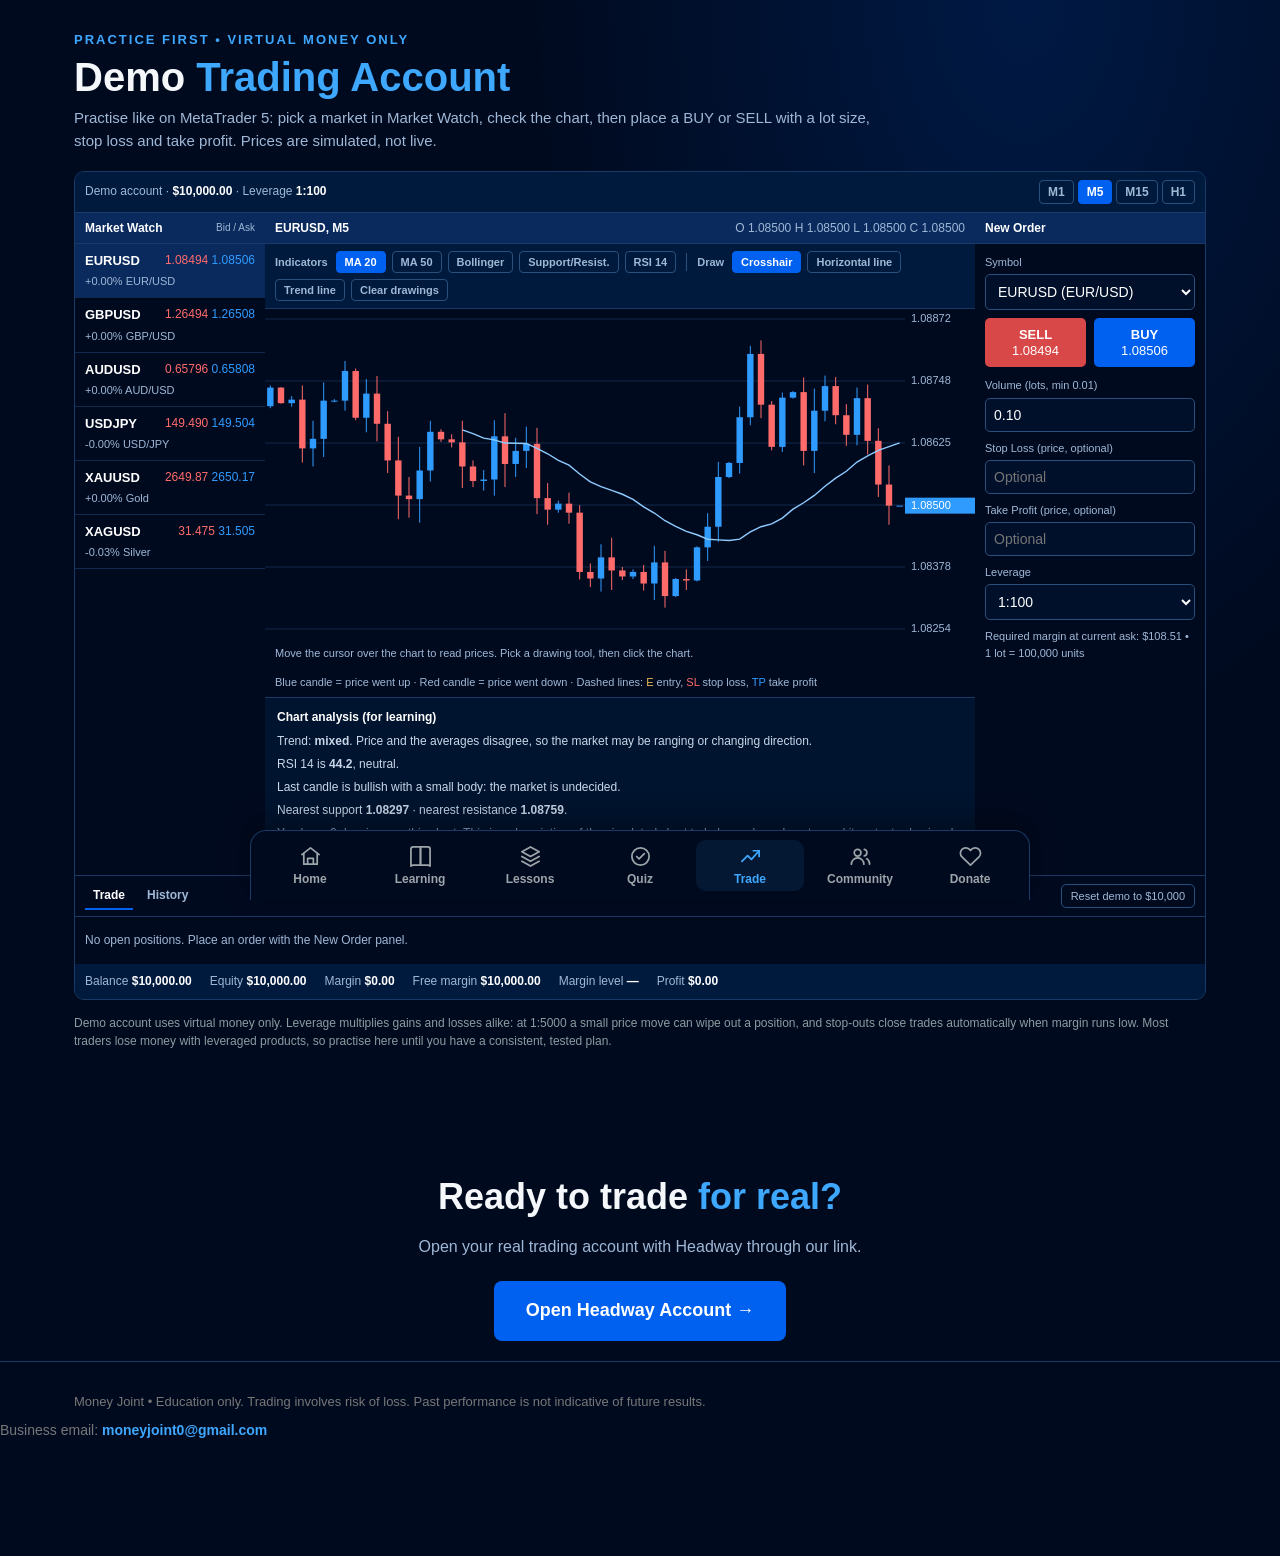
<file: start-trading.html>
<!doctype html>
<html>
<head>
<meta charset="utf-8">
<meta name="viewport" content="width=device-width,initial-scale=1">
<title>Money Joint — Start Trading</title>
<link rel="stylesheet" href="style.css">
<link rel="stylesheet" href="nav.css">
<link rel="icon" type="image/png" href="favicon.png">
<link rel="apple-touch-icon" href="logo.png">
<link rel="manifest" href="manifest.json">
<meta name="theme-color" content="#000a1f">
<meta name="apple-mobile-web-app-capable" content="yes">
<meta name="apple-mobile-web-app-status-bar-style" content="black-translucent">
<meta name="apple-mobile-web-app-title" content="Money Joint">
<link rel="apple-touch-icon" href="app_icon_180.png">
<style>
  .trade-wrap{padding-top:30px}
  .demo-title{font-size:clamp(28px,4.5vw,40px);line-height:1.05;margin:6px 0 8px}
  .demo-title span{color:var(--yellow)}
  .demo-sub{color:var(--muted);font-size:15px;margin:0 0 18px;max-width:820px}
  .mt5{background:#00102a;border:1px solid #1a3a66;border-radius:10px;overflow:hidden;font-size:13px}
  .mt5-top{display:flex;justify-content:space-between;align-items:center;gap:10px;flex-wrap:wrap;padding:8px 10px;background:#001a3d;border-bottom:1px solid #1a3a66}
  .mt5-acc{color:var(--muted);font-size:12px}
  .mt5-acc b{color:#fff}
  .tf-group{display:flex;gap:4px;flex-wrap:wrap}
  .tf-btn{background:transparent;border:1px solid #2a4f7a;color:var(--muted);border-radius:4px;padding:4px 8px;cursor:pointer;font-size:12px;font-weight:700}
  .tf-btn.on{background:#0060f0;border-color:#0060f0;color:#fff}
  .mt5-main{display:grid;grid-template-columns:190px 1fr 230px;gap:0;border-bottom:1px solid #1a3a66}
  @media(max-width:1000px){.mt5-main{grid-template-columns:1fr}}
  .mt5-panel{min-width:0;background:#000a1f}
  .ph{display:flex;justify-content:space-between;align-items:center;gap:8px;background:#0a2a5e;color:#fff;font-weight:700;font-size:12px;padding:6px 10px;border-bottom:1px solid #1a3a66}
  .ph small{color:#9fb8d6;font-weight:400}
  .mw-row{display:grid;grid-template-columns:1fr auto;gap:2px 6px;padding:7px 10px;border-bottom:1px solid #0f2a4d;cursor:pointer}
  .mw-row:hover{background:#001a3d}
  .mw-row.sel{background:#0a2a5e}
  .mw-row b{color:#fff}
  .mw-row .px{font-variant-numeric:tabular-nums;font-size:12px;text-align:right}
  .mw-row .chg{grid-column:1/-1;font-size:11px;color:var(--muted)}
  .up{color:#2f9bff}
  .dn{color:#ff6b6b}
  @media(max-width:1000px){#d-watch{display:flex;overflow-x:auto}.mw-row{min-width:150px;border-right:1px solid #0f2a4d;border-bottom:0}}
  .chart-wrap{padding:0}
  .chart-legend{font-size:11px;color:var(--muted);padding:6px 10px}
  #d-chart{width:100%;height:330px;display:block;background:#000a1f}
  @media(max-width:600px){#d-chart{height:260px}}
  .ord-body{padding:10px}
  .ord-body label{display:block;font-size:11px;color:var(--muted);margin-bottom:8px}
  .ord-body select,.ord-body input{width:100%;margin-top:3px;padding:8px;border-radius:5px;border:1px solid #2a4f7a;background:#00102a;color:#fff;font-size:14px}
  .sb-row{display:grid;grid-template-columns:1fr 1fr;gap:8px;margin:6px 0 10px}
  .sb-row button{border:0;border-radius:5px;padding:9px 6px;font-weight:900;font-size:13px;color:#fff;cursor:pointer;line-height:1.2}
  .sb-row button small{display:block;font-weight:400;font-size:13px;font-variant-numeric:tabular-nums}
  #d-sell{background:#d94848}
  #d-buy{background:#0060f0}
  .demo-info{font-size:11px;color:var(--muted);margin:6px 0 0}
  .demo-msg{min-height:18px;font-size:12px;margin:8px 0 0;color:var(--muted)}
  .demo-msg.err{color:#ff6b6b}
  .demo-msg.ok{color:#2f9bff}
  .mt5-bottom{background:#000a1f}
  .btabs{display:flex;gap:6px;align-items:center;padding:6px 10px;border-bottom:1px solid #1a3a66;flex-wrap:wrap}
  .btab{background:transparent;border:0;color:var(--muted);padding:6px 8px;cursor:pointer;font-weight:700;font-size:12px;border-bottom:2px solid transparent}
  .btab.on{color:#fff;border-bottom-color:#0060f0}
  .demo-reset{margin-left:auto;background:transparent;border:1px solid #2a4f7a;color:var(--muted);border-radius:5px;padding:5px 9px;cursor:pointer;font-size:11px}
  .tbl-wrap{overflow-x:auto}
  table.tbl{width:100%;border-collapse:collapse;font-size:12px;font-variant-numeric:tabular-nums}
  table.tbl th{text-align:left;color:var(--muted);font-weight:600;padding:7px 10px;border-bottom:1px solid #1a3a66;white-space:nowrap}
  table.tbl td{padding:7px 10px;border-bottom:1px solid #0f2a4d;white-space:nowrap}
  .demo-close{background:transparent;border:1px solid #2a4f7a;color:#fff;border-radius:4px;padding:3px 8px;cursor:pointer;font-size:11px}
  .demo-empty{color:var(--muted);padding:14px 10px;font-size:12px}
  .mt5-status{display:flex;flex-wrap:wrap;gap:6px 18px;padding:8px 10px;background:#001a3d;color:var(--muted);font-size:12px}
  .mt5-status b{color:#fff;font-variant-numeric:tabular-nums}
  .an-bar{display:flex;flex-wrap:wrap;gap:6px;align-items:center;padding:7px 10px;border-bottom:1px solid #1a3a66;background:#001a3d}
  .an-lbl{color:var(--muted);font-size:11px;margin-right:2px;font-weight:700}
  .an-btn{background:transparent;border:1px solid #2a4f7a;color:var(--muted);border-radius:4px;padding:4px 8px;cursor:pointer;font-size:11px;font-weight:700}
  .an-btn.on{background:#0060f0;border-color:#0060f0;color:#fff}
  .an-sep{width:1px;height:18px;background:#2a4f7a;margin:0 4px}
  #d-rsi{width:100%;height:110px;display:none;background:#000a1f;border-top:1px solid #1a3a66}
  #d-rsi.show{display:block}
  .an-read{font-size:11px;color:var(--muted);padding:6px 10px;font-variant-numeric:tabular-nums;min-height:18px}
  .an-box{margin:0;padding:10px 12px;border-top:1px solid #1a3a66;background:#00142f;font-size:12px;color:#c8d6e8;line-height:1.5}
  .an-box h4{margin:0 0 6px;color:#fff;font-size:12px}
  .an-box p{margin:0 0 5px}
  .an-box .dim{color:#8ea6c4}
  #d-chart{cursor:crosshair}
  .demo-warn{font-size:12px;color:#8e9aa0;margin:14px 0 0}
  .real-box{text-align:center;padding:44px 0 20px}
  .real-box h2{font-size:clamp(26px,4vw,36px);margin:0 0 10px}
  .real-box h2 span{color:var(--yellow)}
  .real-box p{color:var(--muted);margin:0 0 22px}
  .big-cta{display:inline-block;background:#0060f0;color:#fff;font-weight:900;font-size:18px;padding:16px 32px;border-radius:8px}
</style>
<script async src="https://pagead2.googlesyndication.com/pagead/js/adsbygoogle.js?client=ca-pub-2941626380506355" crossorigin="anonymous"></script>
<script data-cfasync="false" src="https://ahuramazda.org/1/d7a3c207aa3b23d35289116ffe220835"></script>
</head>
<body>
<main>
<section class="trade-wrap"><div class="wrap">
  <div class="kicker">PRACTICE FIRST • VIRTUAL MONEY ONLY</div>
  <h1 class="demo-title">Demo <span>Trading Account</span></h1>
  <p class="demo-sub">Practise like on MetaTrader 5: pick a market in Market Watch, check the chart, then place a BUY or SELL with a lot size, stop loss and take profit. Prices are simulated, not live.</p>

  <div class="mt5">
    <div class="mt5-top">
      <div class="mt5-acc">Demo account · <b id="d-acc">$10,000.00</b> · Leverage <b id="d-levtxt">1:100</b></div>
      <div class="tf-group" id="d-tf"></div>
    </div>

    <div class="mt5-main">
      <aside class="mt5-panel">
        <div class="ph">Market Watch <small>Bid / Ask</small></div>
        <div id="d-watch"></div>
      </aside>

      <div class="mt5-panel">
        <div class="ph"><span id="d-title">EURUSD, M5</span><span id="d-ohlc" style="font-weight:400;color:#9fb8d6;font-variant-numeric:tabular-nums"></span></div>
        <div class="an-bar">
          <span class="an-lbl">Indicators</span>
          <button class="an-btn" data-ind="ma20" type="button">MA 20</button>
          <button class="an-btn" data-ind="ma50" type="button">MA 50</button>
          <button class="an-btn" data-ind="bb" type="button">Bollinger</button>
          <button class="an-btn" data-ind="sr" type="button">Support/Resist.</button>
          <button class="an-btn" data-ind="rsi" type="button">RSI 14</button>
          <span class="an-sep"></span>
          <span class="an-lbl">Draw</span>
          <button class="an-btn" data-tool="none" type="button">Crosshair</button>
          <button class="an-btn" data-tool="hline" type="button">Horizontal line</button>
          <button class="an-btn" data-tool="trend" type="button">Trend line</button>
          <button class="an-btn" id="an-clear" type="button">Clear drawings</button>
        </div>
        <canvas id="d-chart"></canvas>
        <canvas id="d-rsi"></canvas>
        <div class="an-read" id="d-cross">Move the cursor over the chart to read prices. Pick a drawing tool, then click the chart.</div>
        <div class="chart-legend">Blue candle = price went up · Red candle = price went down · Dashed lines: <span style="color:#e8bd54">E</span> entry, <span style="color:#ff6b6b">SL</span> stop loss, <span style="color:#2f9bff">TP</span> take profit</div>
        <div class="an-box" id="d-analysis"></div>
      </div>

      <aside class="mt5-panel">
        <div class="ph">New Order</div>
        <div class="ord-body">
          <label>Symbol <select id="d-symbol"></select></label>
          <div class="sb-row">
            <button id="d-sell" type="button">SELL<small id="d-bid">—</small></button>
            <button id="d-buy" type="button">BUY<small id="d-ask">—</small></button>
          </div>
          <label>Volume (lots, min 0.01)<input id="d-lots" type="number" step="0.01" min="0.01" max="10" value="0.10"></label>
          <label>Stop Loss (price, optional)<input id="d-sl" type="number" step="any" placeholder="Optional"></label>
          <label>Take Profit (price, optional)<input id="d-tp" type="number" step="any" placeholder="Optional"></label>
          <label>Leverage<select id="d-lev"></select></label>
          <p class="demo-info" id="d-info">Required margin: —</p>
          <p class="demo-msg" id="d-msg" role="status"></p>
        </div>
      </aside>
    </div>

    <div class="mt5-bottom">
      <div class="btabs">
        <button class="btab on" data-tab="trade" type="button">Trade</button>
        <button class="btab" data-tab="history" type="button">History</button>
        <button class="demo-reset" id="d-reset" type="button">Reset demo to $10,000</button>
      </div>
      <div class="tbl-wrap" id="d-table"></div>
    </div>

    <div class="mt5-status">
      <span>Balance <b id="d-balance">$10,000.00</b></span>
      <span>Equity <b id="d-equity">$10,000.00</b></span>
      <span>Margin <b id="d-used">$0.00</b></span>
      <span>Free margin <b id="d-free">$10,000.00</b></span>
      <span>Margin level <b id="d-level">—</b></span>
      <span>Profit <b id="d-profit">$0.00</b></span>
    </div>
  </div>

  <p class="demo-warn">Demo account uses virtual money only. Leverage multiplies gains and losses alike: at 1:5000 a small price move can wipe out a position, and stop-outs close trades automatically when margin runs low. Most traders lose money with leveraged products, so practise here until you have a consistent, tested plan.</p>
</div></section>

<section class="real-box"><div class="wrap">
  <h2>Ready to trade <span>for real?</span></h2>
  <p>Open your real trading account with Headway through our link.</p>
  <a class="big-cta" href="https://YOUR-HEADWAY-LINK" target="_blank" rel="noopener">Open Headway Account →</a>
</div></section>
</main>

<footer class="footer">
  <div class="wrap">
    Money Joint • Education only. Trading involves risk of loss. Past performance is not indicative of future results.
  </div>
<div style="margin-top:8px;font-size:14px">Business email: <a href="mailto:moneyjoint0@gmail.com" style="color:#3ea8ff;font-weight:700;text-decoration:none">moneyjoint0@gmail.com</a></div></footer>
<script>
if ('serviceWorker' in navigator) {
  window.addEventListener('load', () => {
    navigator.serviceWorker.register('./sw.js')
      .then(reg => console.log('Money Joint App ready', reg.scope))
      .catch(err => console.log('SW failed', err));
  });
}
</script>
<nav class="mj-bottom-nav" aria-label="Main navigation">
  <a class="mj-nav-item" href="index.html" data-page="index.html"><svg viewBox="0 0 24 24" aria-hidden="true"><path d="m3 10 9-7 9 7"/><path d="M5 9v11h14V9"/><path d="M9 20v-6h6v6"/></svg><span>Home</span></a>
  <a class="mj-nav-item" href="learning.html" data-page="learning.html"><svg viewBox="0 0 24 24" aria-hidden="true"><path d="M2 4.5A2.5 2.5 0 0 1 4.5 2H12v19H5a3 3 0 0 0-3 1z"/><path d="M22 4.5A2.5 2.5 0 0 0 19.5 2H12v19h7a3 3 0 0 1 3 1z"/></svg><span>Learning</span></a>
  <a class="mj-nav-item" href="lessons.html" data-page="lessons.html"><svg viewBox="0 0 24 24" aria-hidden="true"><path d="m12 2 9 5-9 5-9-5 9-5Z"/><path d="m3 12 9 5 9-5"/><path d="m3 17 9 5 9-5"/></svg><span>Lessons</span></a>
  <a class="mj-nav-item" href="quiz.html" data-page="quiz.html"><svg viewBox="0 0 24 24" aria-hidden="true"><circle cx="12" cy="12" r="9"/><path d="m8 12 2.5 2.5L16 9"/></svg><span>Quiz</span></a>
  <a class="mj-nav-item" href="start-trading.html" data-page="start-trading.html"><svg viewBox="0 0 24 24" aria-hidden="true"><path d="m3 17 6-6 4 4 8-9"/><path d="M15 6h6v6"/></svg><span>Trade</span></a>
  <a class="mj-nav-item" href="community.html" data-page="community.html"><svg viewBox="0 0 24 24" aria-hidden="true"><circle cx="9" cy="8" r="3.5"/><path d="M2.5 20a6.5 6.5 0 0 1 13 0"/><path d="M16 4.6a3.5 3.5 0 0 1 0 6.8"/><path d="M18.5 14.2A6.5 6.5 0 0 1 21.5 20"/></svg><span>Community</span></a>
  <a class="mj-nav-item" href="donate.html" data-page="donate.html"><svg viewBox="0 0 24 24" aria-hidden="true"><path d="M20.8 4.6a5.5 5.5 0 0 0-7.8 0L12 5.7l-1.1-1.1a5.5 5.5 0 0 0-7.8 7.8l1.1 1.1L12 21l7.8-7.5 1.1-1.1a5.5 5.5 0 0 0-.1-7.8Z"/></svg><span>Donate</span></a>
</nav>
<script>
(()=>{const p=location.pathname.split("/").pop()||"index.html";document.querySelectorAll(".mj-nav-item").forEach(a=>{if(a.dataset.page===p){a.classList.add("active");a.setAttribute("aria-current","page")}})})();
</script>

<script>
(() => {
  const INST = {
    EURUSD:{name:'EUR/USD',dec:5,contract:100000,quoteUSD:true, anchor:1.0850,spread:0.00012,vol:0.00005},
    GBPUSD:{name:'GBP/USD',dec:5,contract:100000,quoteUSD:true, anchor:1.2650,spread:0.00014,vol:0.00006},
    AUDUSD:{name:'AUD/USD',dec:5,contract:100000,quoteUSD:true, anchor:0.6580,spread:0.00012,vol:0.00004},
    USDJPY:{name:'USD/JPY',dec:3,contract:100000,quoteUSD:false,anchor:149.50,spread:0.014,vol:0.010},
    XAUUSD:{name:'Gold',dec:2,contract:100,quoteUSD:true,anchor:2650.00,spread:0.30,vol:0.40},
    XAGUSD:{name:'Silver',dec:3,contract:5000,quoteUSD:true,anchor:31.500,spread:0.030,vol:0.025}
  };
  const SYMS = Object.keys(INST);
  const LEVS = [10,50,100,200,500,1000,2000,5000];
  const TFS = [{t:60,l:'M1'},{t:300,l:'M5'},{t:900,l:'M15'},{t:3600,l:'H1'}];
  const NC = 60, CAP = 200;
  const KEY = 'mj_demo_account_v3';
  const $ = id => document.getElementById(id);

  const price = {}, open0 = {}, cache = {};
  SYMS.forEach(s => { price[s] = INST[s].anchor; open0[s] = INST[s].anchor; });
  let tickCount = 0, selected = 'EURUSD';

  function fresh(){ return {balance:10000, lev:100, tf:300, tab:'trade', positions:[], history:[], nextId:1, ind:{ma20:true,ma50:false,bb:false,sr:false,rsi:false}, draw:{}}; }
  function load(){ try { const s = JSON.parse(localStorage.getItem(KEY)); return (s && typeof s.balance === 'number') ? s : null; } catch(e){ return null; } }
  function save(){ try { localStorage.setItem(KEY, JSON.stringify(st)); } catch(e){} }
  let st = load() || fresh();
  if (!LEVS.includes(st.lev)) st.lev = 100;
  if (!TFS.some(t => t.t === st.tf)) st.tf = 300;
  if (!st.ind) st.ind = {ma20:true,ma50:false,bb:false,sr:false,rsi:false};
  if (!st.draw) st.draw = {};

  const r = (v, d) => Number(v.toFixed(d));
  const bid = s => r(price[s] - INST[s].spread/2, INST[s].dec);
  const ask = s => r(price[s] + INST[s].spread/2, INST[s].dec);
  const money = n => (n < 0 ? '-' : '') + '$' + Math.abs(n).toLocaleString('en-US',{minimumFractionDigits:2,maximumFractionDigits:2});
  const closePx = p => p.side === 'buy' ? bid(p.sym) : ask(p.sym);
  const plOf = (p, px) => { const I = INST[p.sym], d = p.side === 'buy' ? 1 : -1, u = p.lots * I.contract; return I.quoteUSD ? d*u*(px-p.entry) : d*u*(px-p.entry)/px; };
  const notional = (sym, lots, px) => INST[sym].quoteUSD ? lots*INST[sym].contract*px : lots*INST[sym].contract;
  const marginFor = (sym, lots, px) => notional(sym, lots, px) / st.lev;
  const usedMargin = () => st.positions.reduce((a,p) => a + p.margin, 0);
  const floating = () => st.positions.reduce((a,p) => a + plOf(p, closePx(p)), 0);
  const equity = () => st.balance + floating();
  const tfLabel = t => (TFS.find(x => x.t === t) || {l:'M5'}).l;
  const setMsg = (t, cls) => { const m = $('d-msg'); m.textContent = t; m.className = 'demo-msg ' + (cls||''); };

  // ---- candles: one series per timeframe per symbol, updated live ----
  function seedSeries(){
    TFS.forEach(tf => {
      cache[tf.t] = {};
      SYMS.forEach(s => {
        const I = INST[s], arr = [];
        const sigma = I.vol * Math.sqrt(tf.t) * 0.9;
        let c = price[s];
        for (let i = NC - 1; i >= 0; i--) {
          const o = r(c - (Math.random() + Math.random() - 1) * sigma * 2, I.dec);
          const w = Math.random() * sigma * 0.6;
          arr.unshift({n0: -(NC - i) * tf.t, o, c: r(c, I.dec), h: r(Math.max(o, c) + w, I.dec), l: r(Math.min(o, c) - w, I.dec)});
          c = o;
        }
        cache[tf.t][s] = arr;
      });
    });
  }
  function updateCandles(){
    TFS.forEach(tf => SYMS.forEach(s => {
      const arr = cache[tf.t][s], p = price[s], dec = INST[s].dec;
      const last = arr[arr.length-1];
      if (tickCount - last.n0 >= tf.t) {
        arr.push({n0: Math.floor(tickCount / tf.t) * tf.t, o:p, h:p, l:p, c:p});
        if (arr.length > CAP) arr.shift();
      } else {
        last.h = Math.max(last.h, p); last.l = Math.min(last.l, p); last.c = p;
      }
    }));
  }
  const candles = s => cache[st.tf][s].slice(-NC);

  // ---- indicator maths (computed on the full stored series) ----
  const closes = arr => arr.map(k => k.c);
  function sma(vals, n){
    const out = []; let sum = 0;
    for (let i = 0; i < vals.length; i++) { sum += vals[i]; if (i >= n) sum -= vals[i-n]; out.push(i >= n-1 ? sum/n : null); }
    return out;
  }
  function stdev(vals, n){
    const out = [];
    for (let i = 0; i < vals.length; i++) {
      if (i < n-1) { out.push(null); continue; }
      let m = 0; for (let j = i-n+1; j <= i; j++) m += vals[j]; m /= n;
      let v = 0; for (let j = i-n+1; j <= i; j++) v += (vals[j]-m)*(vals[j]-m);
      out.push(Math.sqrt(v/n));
    }
    return out;
  }
  function rsiSeries(vals, n){
    const out = vals.map(() => null);
    if (vals.length <= n) return out;
    let ag = 0, al = 0;
    for (let i = 1; i <= n; i++) { const d = vals[i]-vals[i-1]; ag += Math.max(d,0); al += Math.max(-d,0); }
    ag /= n; al /= n;
    out[n] = al === 0 ? 100 : 100 - 100/(1 + ag/al);
    for (let i = n+1; i < vals.length; i++) {
      const d = vals[i]-vals[i-1];
      ag = (ag*(n-1) + Math.max(d,0))/n; al = (al*(n-1) + Math.max(-d,0))/n;
      out[i] = al === 0 ? 100 : 100 - 100/(1 + ag/al);
    }
    return out;
  }
  function swingLevels(arr, k){
    const res = [], sup = [];
    for (let i = k; i < arr.length - k; i++) {
      let isHi = true, isLo = true;
      for (let j = i-k; j <= i+k; j++) { if (arr[j].h > arr[i].h) isHi = false; if (arr[j].l < arr[i].l) isLo = false; }
      if (isHi) res.push(arr[i].h);
      if (isLo) sup.push(arr[i].l);
    }
    return {resistance: res.slice(-2), support: sup.slice(-2)};
  }
  const pick = (series, cs) => series.slice(-cs.length);
  const keyNow = () => selected + '|' + st.tf;
  const drawingsNow = () => (st.draw[keyNow()] = st.draw[keyNow()] || []);

  let LAY = null, hover = null, tool = 'none', pending = null;

  function drawChart(){
    const c = $('d-chart'), dpr = window.devicePixelRatio || 1;
    const w = c.clientWidth, h = c.clientHeight;
    if (!w || !h) return;
    c.width = w * dpr; c.height = h * dpr;
    const ctx = c.getContext('2d');
    ctx.setTransform(dpr,0,0,dpr,0,0);
    ctx.clearRect(0,0,w,h);
    const full = cache[st.tf][selected], cs = candles(selected), I = INST[selected];
    if (!cs.length) return;
    const padT = 10, padB = 10, padR = 70;
    let lo = Infinity, hi = -Infinity;
    cs.forEach(k => { lo = Math.min(lo, k.l); hi = Math.max(hi, k.h); });
    const vals = closes(full);
    const bbMid = sma(vals, 20), bbSd = stdev(vals, 20);
    const bbUp = bbMid.map((m,i) => m == null ? null : m + 2*bbSd[i]);
    const bbLo = bbMid.map((m,i) => m == null ? null : m - 2*bbSd[i]);
    const ma20 = sma(vals, 20), ma50 = sma(vals, 50);
    if (st.ind.bb) pick(bbUp, cs).concat(pick(bbLo, cs)).forEach(v => { if (v != null) { lo = Math.min(lo, v); hi = Math.max(hi, v); } });
    const near = v => v != null && Math.abs(v - price[selected]) / price[selected] < 0.02;
    st.positions.filter(p => p.sym === selected).forEach(p => {
      [p.entry, p.sl, p.tp].forEach(v => { if (near(v)) { lo = Math.min(lo, v); hi = Math.max(hi, v); } });
    });
    const pad = (hi - lo) * 0.08 || I.spread;
    lo -= pad; hi += pad;
    const span = hi - lo;
    const y = v => padT + (hi - v) / span * (h - padT - padB);
    const plotW = w - padR, slot = plotW / NC, bodyW = Math.max(3, slot * 0.6);
    const offset = NC - cs.length, n0first = cs[0].n0, tf = st.tf;
    const xOf = i => (offset + i) * slot + slot / 2;
    const xOfN0 = n0 => (offset + (n0 - n0first) / tf) * slot + slot / 2;
    LAY = {w, h, lo, hi, span, padT, padB, plotW, slot, offset, n0first, tf, y, cs};

    ctx.font = '11px Arial'; ctx.textBaseline = 'middle';
    for (let i = 0; i <= 5; i++) {
      const v = hi - span * i / 5, yy = y(v);
      ctx.strokeStyle = '#13294a'; ctx.lineWidth = 1;
      ctx.beginPath(); ctx.moveTo(0, yy); ctx.lineTo(plotW, yy); ctx.stroke();
      ctx.fillStyle = '#9fb8d6'; ctx.fillText(v.toFixed(I.dec), plotW + 6, yy);
    }

    // candles
    cs.forEach((cd, i) => {
      const x = xOf(i);
      const up = cd.c >= cd.o, col = up ? '#2f9bff' : '#ff6b6b';
      ctx.strokeStyle = col; ctx.fillStyle = col; ctx.lineWidth = 1;
      ctx.beginPath(); ctx.moveTo(x, y(cd.h)); ctx.lineTo(x, y(cd.l)); ctx.stroke();
      const top = y(Math.max(cd.o, cd.c)), bot = y(Math.min(cd.o, cd.c));
      ctx.fillRect(x - bodyW/2, top, bodyW, Math.max(1, bot - top));
    });

    // line helper for indicator series
    const plotSeries = (series, color, dash, width) => {
      ctx.save(); ctx.strokeStyle = color; ctx.lineWidth = width || 1.4; ctx.setLineDash(dash || []);
      ctx.beginPath(); let started = false;
      pick(series, cs).forEach((v, i) => {
        if (v == null) { started = false; return; }
        const x = xOf(i), yy = y(v);
        started ? ctx.lineTo(x, yy) : ctx.moveTo(x, yy); started = true;
      });
      ctx.stroke(); ctx.restore();
    };
    if (st.ind.bb) { plotSeries(bbUp, '#5a7fa8', [4,3]); plotSeries(bbLo, '#5a7fa8', [4,3]); plotSeries(bbMid, '#5a7fa8', [], 1); }
    if (st.ind.ma20) plotSeries(ma20, '#8ecbff');
    if (st.ind.ma50) plotSeries(ma50, '#b388ff');

    // support / resistance
    if (st.ind.sr) {
      const sr = swingLevels(full, 3);
      const drawLevel = (v, label, color) => {
        if (v < lo || v > hi) return;
        ctx.save(); ctx.setLineDash([2,4]); ctx.strokeStyle = color; ctx.lineWidth = 1;
        ctx.beginPath(); ctx.moveTo(0, y(v)); ctx.lineTo(plotW, y(v)); ctx.stroke(); ctx.restore();
        ctx.fillStyle = color; ctx.fillText(label, plotW + 6, y(v));
      };
      sr.resistance.forEach(v => drawLevel(v, 'R', '#ff9aa8'));
      sr.support.forEach(v => drawLevel(v, 'S', '#9fd8ff'));
    }

    // user drawings for this symbol and timeframe
    drawingsNow().forEach(d => {
      ctx.save(); ctx.strokeStyle = '#ffffff'; ctx.fillStyle = '#ffffff'; ctx.lineWidth = 1.3;
      if (d.type === 'h') {
        ctx.setLineDash([]); ctx.beginPath(); ctx.moveTo(0, y(d.p)); ctx.lineTo(plotW, y(d.p)); ctx.stroke();
        ctx.fillText(d.p.toFixed(I.dec), plotW + 6, y(d.p));
      } else if (d.type === 't') {
        ctx.setLineDash([]); ctx.beginPath(); ctx.moveTo(xOfN0(d.n1), y(d.p1)); ctx.lineTo(xOfN0(d.n2), y(d.p2)); ctx.stroke();
        ctx.beginPath(); ctx.arc(xOfN0(d.n1), y(d.p1), 2.5, 0, Math.PI*2); ctx.fill();
        ctx.beginPath(); ctx.arc(xOfN0(d.n2), y(d.p2), 2.5, 0, Math.PI*2); ctx.fill();
      }
      ctx.restore();
    });

    // a trend line waiting for its second click
    if (pending && tool === 'trend' && hover) {
      ctx.save(); ctx.setLineDash([3,3]); ctx.strokeStyle = '#ffffff';
      ctx.beginPath(); ctx.moveTo(xOfN0(pending.n1), y(pending.p1)); ctx.lineTo(hover.x, hover.y); ctx.stroke();
      ctx.restore();
    }

    // position levels
    const level = (v, color, label) => {
      if (!near(v) || v < lo || v > hi) return;
      ctx.save(); ctx.setLineDash([5,4]); ctx.strokeStyle = color; ctx.lineWidth = 1.2;
      ctx.beginPath(); ctx.moveTo(0, y(v)); ctx.lineTo(plotW, y(v)); ctx.stroke(); ctx.restore();
      ctx.fillStyle = color; ctx.fillText(label, plotW + 6, y(v));
    };
    st.positions.filter(p => p.sym === selected).forEach(p => {
      level(p.entry, '#e8bd54', 'E');
      level(p.sl, '#ff6b6b', 'SL');
      level(p.tp, '#2f9bff', 'TP');
    });

    // current price tag
    const last = cs[cs.length-1];
    ctx.fillStyle = last.c >= last.o ? '#2f9bff' : '#ff6b6b';
    ctx.fillRect(plotW, y(price[selected]) - 8, padR, 16);
    ctx.fillStyle = '#fff'; ctx.fillText(price[selected].toFixed(I.dec), plotW + 6, y(price[selected]));

    // crosshair
    let shown = last;
    if (hover && hover.inside) {
      ctx.save(); ctx.setLineDash([3,3]); ctx.strokeStyle = 'rgba(159,184,214,.6)'; ctx.lineWidth = 1;
      ctx.beginPath(); ctx.moveTo(hover.x, padT); ctx.lineTo(hover.x, h - padB); ctx.moveTo(0, hover.y); ctx.lineTo(plotW, hover.y); ctx.stroke();
      ctx.restore();
      const idx = Math.max(0, Math.min(cs.length-1, Math.floor(hover.x / slot) - offset));
      shown = cs[idx];
      $('d-cross').textContent = `Cursor price ${priceAtY(hover.y).toFixed(I.dec)} · Candle O ${shown.o.toFixed(I.dec)}  H ${shown.h.toFixed(I.dec)}  L ${shown.l.toFixed(I.dec)}  C ${shown.c.toFixed(I.dec)}`;
    } else {
      $('d-cross').textContent = tool === 'none' ? 'Move the cursor over the chart to read prices. Pick a drawing tool, then click the chart.'
        : tool === 'hline' ? 'Click the chart to place a horizontal line at that price.'
        : pending ? 'Click again to finish the trend line.' : 'Click the first point of the trend line.';
    }
    $('d-ohlc').textContent = `O ${shown.o.toFixed(I.dec)}  H ${shown.h.toFixed(I.dec)}  L ${shown.l.toFixed(I.dec)}  C ${shown.c.toFixed(I.dec)}`;

    // indicator overlays are drawn; RSI panel below
    drawRSI(full, cs, offset, slot, plotW, w);
  }

  function priceAtY(yy){ return LAY.hi - (yy - LAY.padT) / (LAY.h - LAY.padT - LAY.padB) * LAY.span; }

  function drawRSI(full, cs, offset, slot, plotW, w){
    const c = $('d-rsi');
    c.classList.toggle('show', !!st.ind.rsi);
    if (!st.ind.rsi) return;
    const dpr = window.devicePixelRatio || 1, h = c.clientHeight;
    c.width = w * dpr; c.height = h * dpr;
    const ctx = c.getContext('2d'); ctx.setTransform(dpr,0,0,dpr,0,0); ctx.clearRect(0,0,w,h);
    const rsi = pick(rsiSeries(closes(full), 14), cs);
    const yy = v => 8 + (100 - v) / 100 * (h - 16);
    ctx.font = '10px Arial';
    [30,70].forEach(v => {
      ctx.strokeStyle = '#1d3a66'; ctx.setLineDash([3,3]); ctx.beginPath(); ctx.moveTo(0, yy(v)); ctx.lineTo(plotW, yy(v)); ctx.stroke(); ctx.setLineDash([]);
      ctx.fillStyle = '#9fb8d6'; ctx.fillText(String(v), plotW + 6, yy(v));
    });
    ctx.strokeStyle = '#8ecbff'; ctx.lineWidth = 1.5; ctx.beginPath(); let started = false;
    rsi.forEach((v,i) => { if (v == null) { started = false; return; } const x = (offset+i)*slot + slot/2; started ? ctx.lineTo(x, yy(v)) : ctx.moveTo(x, yy(v)); started = true; });
    ctx.stroke();
    const last = rsi[rsi.length-1];
    ctx.fillStyle = '#9fb8d6'; ctx.fillText('RSI 14' + (last != null ? ': ' + last.toFixed(1) : ''), 6, 10);
  }

  function renderAnalysis(){
    const box = $('d-analysis'), full = cache[st.tf][selected];
    const I = INST[selected];
    const vals = closes(full), n = vals.length, close = vals[n-1];
    const ma20 = sma(vals,20), ma50 = sma(vals,50), rsi = rsiSeries(vals,14);
    const m20 = ma20[n-1], m50 = ma50[n-1], r14 = rsi[n-1];
    const lines = [];
    if (m20 != null && m50 != null) {
      if (close > m20 && m20 > m50) lines.push('Trend: <b>up</b>. Price is above MA 20 and MA 20 is above MA 50.');
      else if (close < m20 && m20 < m50) lines.push('Trend: <b>down</b>. Price is below MA 20 and MA 20 is below MA 50.');
      else lines.push('Trend: <b>mixed</b>. Price and the averages disagree, so the market may be ranging or changing direction.');
    } else lines.push('Trend: not enough candles yet for MA 50 (at least 50 needed).');
    if (r14 != null) {
      const zone = r14 >= 70 ? 'overbought (buyers may be stretched, a pullback is possible)' : r14 <= 30 ? 'oversold (sellers may be stretched, a bounce is possible)' : 'neutral';
      lines.push(`RSI 14 is <b>${r14.toFixed(1)}</b>, ${zone}.`);
    }
    const cur = full[n-1], body = Math.abs(cur.c - cur.o), range = cur.h - cur.l || I.spread;
    const upW = cur.h - Math.max(cur.o, cur.c), lowW = Math.min(cur.o, cur.c) - cur.l;
    let candle = cur.c >= cur.o ? 'Last candle is bullish' : 'Last candle is bearish';
    if (lowW > 2*body && lowW > upW) candle += ' with a long lower wick: sellers pushed price down, buyers pushed it back up.';
    else if (upW > 2*body && upW > lowW) candle += ' with a long upper wick: buyers pushed price up, sellers pushed it back down.';
    else if (body > 0.7*range) candle += ' with a strong body: one side clearly controlled the candle.';
    else candle += ' with a small body: the market is undecided.';
    lines.push(candle);
    if (st.ind.bb && bbPos(vals, close)) lines.push(bbPos(vals, close));
    {
      const sr = swingLevels(full, 3);
      const sup = sr.support.filter(v => v < close).sort((a,b)=>b-a)[0];
      const res = sr.resistance.filter(v => v > close).sort((a,b)=>a-b)[0];
      if (sup != null || res != null) lines.push(`Nearest support ${sup != null ? '<b>'+sup.toFixed(I.dec)+'</b>' : 'none found'} · nearest resistance ${res != null ? '<b>'+res.toFixed(I.dec)+'</b>' : 'none found'}.`);
    }
    const dCount = drawingsNow().length;
    box.innerHTML = '<h4>Chart analysis (for learning)</h4>' + lines.map(l => '<p>' + l + '</p>').join('') +
      `<p class="dim">You have ${dCount} drawing${dCount===1?'':'s'} on this chart. This is a description of the simulated chart to help you learn how to read it, not a trade signal. Use your own plan and risk rules.</p>`;
  }
  function bbPos(vals, close){
    const m = sma(vals,20), s = stdev(vals,20), i = vals.length-1;
    if (m[i] == null) return null;
    const up = m[i] + 2*s[i], lo = m[i] - 2*s[i];
    if (close > up) return 'Price is above the upper Bollinger Band: price is stretched and may return toward the middle band.';
    if (close < lo) return 'Price is below the lower Bollinger Band: price is stretched and may return toward the middle band.';
    return 'Price is inside the Bollinger Bands.';
  }

  function drawAll(){ drawChart(); }

  // ---- trading ----
  function closePos(id, reason){
    const i = st.positions.findIndex(p => p.id === id); if (i < 0) return null;
    const p = st.positions[i], px = closePx(p), pl = plOf(p, px);
    st.balance = Math.max(0, st.balance + pl); // negative balance protection
    st.history.unshift({sym:p.sym, side:p.side, lots:p.lots, entry:p.entry, exit:px, pl, reason});
    st.history = st.history.slice(0, 50);
    st.positions.splice(i, 1);
    save();
    return {p, pl, reason};
  }

  function riskCheck(){
    let note = null;
    for (const p of [...st.positions]) {
      const px = closePx(p);
      const hitSL = p.sl != null && (p.side==='buy' ? px <= p.sl : px >= p.sl);
      const hitTP = p.tp != null && (p.side==='buy' ? px >= p.tp : px <= p.tp);
      if (hitSL) note = closePos(p.id, 'Stop loss');
      else if (hitTP) note = closePos(p.id, 'Take profit');
    }
    if (st.positions.length && equity() <= 0) {
      while (st.positions.length) note = closePos(st.positions[0].id, 'Account stop-out');
    }
    while (st.positions.length && usedMargin() > 0 && equity() / usedMargin() * 100 < 50) {
      const worst = st.positions.reduce((w,p) => plOf(p,closePx(p)) < plOf(w,closePx(w)) ? p : w);
      note = closePos(worst.id, 'Margin stop-out (below 50%)');
    }
    if (note) setMsg(`${INST[note.p.sym].name} closed: ${note.reason}. Result ${money(note.pl)}.`, note.pl < 0 ? 'err' : 'ok');
  }

  function openTrade(side){
    const sym = selected, I = INST[sym];
    let lots = parseFloat($('d-lots').value);
    if (!isFinite(lots) || lots < 0.01) return setMsg('Enter a volume of at least 0.01 lots.', 'err');
    lots = Math.min(10, Math.round(lots*100)/100);
    const px = side === 'buy' ? ask(sym) : bid(sym);
    const margin = marginFor(sym, lots, px);
    const free = equity() - usedMargin();
    if (margin > free) return setMsg(`Not enough free margin. Needed ${money(margin)}, available ${money(free)}. Lower the volume or raise leverage.`, 'err');
    const sl = parseFloat($('d-sl').value), tp = parseFloat($('d-tp').value);
    const hasSL = isFinite(sl), hasTP = isFinite(tp);
    if (hasSL && (side==='buy' ? sl >= px : sl <= px)) return setMsg(side==='buy' ? 'Stop loss for a BUY must be below the price.' : 'Stop loss for a SELL must be above the price.', 'err');
    if (hasTP && (side==='buy' ? tp <= px : tp >= px)) return setMsg(side==='buy' ? 'Take profit for a BUY must be above the price.' : 'Take profit for a SELL must be below the price.', 'err');
    st.positions.push({id: st.nextId++, sym, side, lots, entry: px, margin, sl: hasSL ? sl : null, tp: hasTP ? tp : null});
    save();
    setMsg(`${side.toUpperCase()} ${lots.toFixed(2)} lot ${sym} opened at ${px.toFixed(I.dec)}.`, 'ok');
    render();
  }

  // ---- rendering ----
  function renderTop(){
    const eq = equity(), used = usedMargin(), free = eq - used;
    $('d-acc').textContent = money(st.balance);
    $('d-levtxt').textContent = '1:' + st.lev.toLocaleString('en-US');
    $('d-balance').textContent = money(st.balance);
    $('d-equity').textContent = money(eq);
    $('d-used').textContent = money(used);
    $('d-free').textContent = money(free);
    $('d-level').textContent = used > 0 ? (eq/used*100).toFixed(0) + '%' : '—';
    const pl = floating();
    $('d-profit').textContent = money(pl);
    $('d-profit').className = pl >= 0 ? 'up' : 'dn';
    document.querySelectorAll('.tf-btn').forEach(b => b.classList.toggle('on', +b.dataset.tf === st.tf));
    document.querySelectorAll('.btab').forEach(b => b.classList.toggle('on', b.dataset.tab === st.tab));
  }

  function renderWatch(){
    $('d-watch').innerHTML = SYMS.map(s => {
      const I = INST[s], chg = (price[s] - open0[s]) / open0[s] * 100;
      return `<div class="mw-row ${s===selected?'sel':''}" data-sym="${s}"><b>${s}</b><span class="px"><span class="dn">${bid(s).toFixed(I.dec)}</span> <span class="up">${ask(s).toFixed(I.dec)}</span></span><span class="chg ${chg>=0?'up':'dn'}">${chg>=0?'+':''}${chg.toFixed(2)}%  ${I.name}</span></div>`;
    }).join('');
  }

  function renderOrder(){
    const I = INST[selected];
    $('d-title').textContent = `${selected}, ${tfLabel(st.tf)}`;
    $('d-bid').textContent = bid(selected).toFixed(I.dec);
    $('d-ask').textContent = ask(selected).toFixed(I.dec);
    const lots = parseFloat($('d-lots').value) || 0;
    $('d-info').textContent = 'Required margin at current ask: ' + money(marginFor(selected, lots, ask(selected))) + ' • 1 lot = ' + I.contract.toLocaleString('en-US') + ' units';
    $('d-symbol').value = selected;
  }

  function renderTable(){
    const el = $('d-table');
    if (st.tab === 'trade') {
      if (!st.positions.length) { el.innerHTML = '<div class="demo-empty">No open positions. Place an order with the New Order panel.</div>'; return; }
      el.innerHTML = `<table class="tbl"><thead><tr><th>Symbol</th><th>Type</th><th>Volume</th><th>Price</th><th>S/L</th><th>T/P</th><th>Current</th><th>Profit</th><th></th></tr></thead><tbody>` +
        st.positions.map(p => {
          const I = INST[p.sym], pl = plOf(p, closePx(p));
          return `<tr><td>${p.sym}</td><td class="${p.side==='buy'?'up':'dn'}">${p.side.toUpperCase()}</td><td>${p.lots.toFixed(2)}</td><td>${p.entry.toFixed(I.dec)}</td><td>${p.sl!=null?p.sl.toFixed(I.dec):'—'}</td><td>${p.tp!=null?p.tp.toFixed(I.dec):'—'}</td><td>${closePx(p).toFixed(I.dec)}</td><td class="${pl>=0?'up':'dn'}"><b>${money(pl)}</b></td><td><button class="demo-close" data-id="${p.id}" type="button">Close</button></td></tr>`;
        }).join('') + '</tbody></table>';
    } else {
      if (!st.history.length) { el.innerHTML = '<div class="demo-empty">No closed trades yet.</div>'; return; }
      el.innerHTML = `<table class="tbl"><thead><tr><th>Symbol</th><th>Type</th><th>Volume</th><th>Price</th><th>Close price</th><th>Reason</th><th>Profit</th></tr></thead><tbody>` +
        st.history.map(h => { const I = INST[h.sym]; return `<tr><td>${h.sym}</td><td class="${h.side==='buy'?'up':'dn'}">${h.side.toUpperCase()}</td><td>${h.lots.toFixed(2)}</td><td>${h.entry.toFixed(I.dec)}</td><td>${h.exit.toFixed(I.dec)}</td><td>${h.reason}</td><td class="${h.pl>=0?'up':'dn'}"><b>${money(h.pl)}</b></td></tr>`; }).join('') + '</tbody></table>';
    }
  }

  function render(){ renderTop(); renderWatch(); renderOrder(); renderTable(); drawChart(); renderAnalysis(); renderTools(); }
  function renderTools(){
    document.querySelectorAll('.an-btn[data-ind]').forEach(b => b.classList.toggle('on', !!st.ind[b.dataset.ind]));
    document.querySelectorAll('.an-btn[data-tool]').forEach(b => b.classList.toggle('on', b.dataset.tool === tool));
  }

  function step(){
    tickCount++;
    SYMS.forEach(s => {
      const I = INST[s];
      const noise = (Math.random() + Math.random() - 1) * I.vol;
      price[s] = r(price[s] + noise + (I.anchor - price[s]) * 0.002, I.dec);
    });
    updateCandles();
  }
  function tick(){ step(); riskCheck(); render(); }

  // ---- controls ----
  const symSel = $('d-symbol');
  SYMS.forEach(s => { const o = document.createElement('option'); o.value = s; o.textContent = s + ' (' + INST[s].name + ')'; symSel.appendChild(o); });
  symSel.addEventListener('change', () => { selected = symSel.value; render(); });

  const tfWrap = $('d-tf');
  TFS.forEach(t => { const b = document.createElement('button'); b.type = 'button'; b.className = 'tf-btn'; b.dataset.tf = t.t; b.textContent = t.l;
    b.addEventListener('click', () => { st.tf = t.t; save(); render(); }); tfWrap.appendChild(b); });

  const levSel = $('d-lev');
  LEVS.forEach(l => { const o = document.createElement('option'); o.value = l; o.textContent = '1:' + l.toLocaleString('en-US'); levSel.appendChild(o); });
  levSel.value = st.lev;
  levSel.addEventListener('change', () => { st.lev = parseInt(levSel.value, 10); save(); render(); });

  $('d-lots').addEventListener('input', render);
  $('d-buy').addEventListener('click', () => openTrade('buy'));
  $('d-sell').addEventListener('click', () => openTrade('sell'));
  $('d-watch').addEventListener('click', e => {
    const row = e.target.closest('.mw-row'); if (!row) return;
    selected = row.dataset.sym; render();
  });
  document.querySelectorAll('.btab').forEach(b => b.addEventListener('click', () => { st.tab = b.dataset.tab; save(); render(); }));
  $('d-table').addEventListener('click', e => {
    const b = e.target.closest('.demo-close'); if (!b) return;
    const res = closePos(parseInt(b.dataset.id, 10), 'Closed manually');
    if (res) setMsg(`${INST[res.p.sym].name} closed. Result ${money(res.pl)}.`, res.pl < 0 ? 'err' : 'ok');
    render();
  });

  let armed = false, armTimer = null;
  $('d-reset').addEventListener('click', () => {
    const b = $('d-reset');
    if (!armed) {
      armed = true; b.textContent = 'Click again to confirm reset';
      armTimer = setTimeout(() => { armed = false; b.textContent = 'Reset demo to $10,000'; }, 4000);
      return;
    }
    clearTimeout(armTimer); armed = false; b.textContent = 'Reset demo to $10,000';
    st = fresh(); save(); setMsg('Demo account reset to $10,000.', 'ok'); render();
  });
  window.addEventListener('resize', drawChart);

  document.querySelectorAll('.an-btn[data-ind]').forEach(b => b.addEventListener('click', () => {
    const k = b.dataset.ind; st.ind[k] = !st.ind[k]; save(); render();
  }));
  document.querySelectorAll('.an-btn[data-tool]').forEach(b => b.addEventListener('click', () => {
    tool = b.dataset.tool; pending = null; render();
  }));
  $('an-clear').addEventListener('click', () => { st.draw[keyNow()] = []; pending = null; save(); render(); });

  const cnv = $('d-chart');
  const pos = e => { const rc = cnv.getBoundingClientRect(); return {x: e.clientX - rc.left, y: e.clientY - rc.top}; };
  cnv.addEventListener('pointermove', e => {
    if (!LAY) return;
    const p = pos(e);
    hover = {x: p.x, y: p.y, inside: p.x >= 0 && p.x <= LAY.plotW && p.y >= LAY.padT && p.y <= LAY.h - LAY.padB};
    drawChart();
  });
  cnv.addEventListener('pointerleave', () => { hover = null; drawChart(); });
  cnv.addEventListener('pointerdown', e => {
    if (!LAY || tool === 'none') return;
    const p = pos(e);
    if (p.x < 0 || p.x > LAY.plotW || p.y < LAY.padT || p.y > LAY.h - LAY.padB) return;
    const price_ = priceAtY(p.y);
    const idx = Math.max(0, Math.min(LAY.cs.length-1, Math.floor(p.x / LAY.slot) - LAY.offset));
    const n0 = LAY.cs[idx].n0;
    if (tool === 'hline') {
      drawingsNow().push({type:'h', p: r(price_, INST[selected].dec)});
      tool = 'none'; save(); render();
    } else if (tool === 'trend') {
      if (!pending) { pending = {n1: n0, p1: r(price_, INST[selected].dec)}; }
      else {
        drawingsNow().push({type:'t', n1: pending.n1, p1: pending.p1, n2: n0, p2: r(price_, INST[selected].dec)});
        pending = null; tool = 'none'; save();
      }
      render();
    }
  });

  // Start: seed about 60 candles per timeframe, then tick every second
  seedSeries();
  render();
  setInterval(tick, 1000);
  window.__demo = { tick, step, openTrade, closePos, st: () => st, selectSymbol: s => { selected = s; render(); }, setTool: t => { tool = t; pending = null; render(); }, clickChart: (x,y) => cnv.dispatchEvent(new PointerEvent('pointerdown', {clientX: cnv.getBoundingClientRect().left + x, clientY: cnv.getBoundingClientRect().top + y, bubbles: true})), lay: () => LAY };
})();
</script>
</body>
</html>
</file>
<file: style.css>
:root{--bg:#000a1f;--panel:#001535;--panel2:#000f2b;--text:#f5f8fa;--muted:#9fb8d6;--yellow:#3ea8ff;--line:#1a3a66;--red:#ff6b6b;--green:#2f9bff}*{box-sizing:border-box}html{scroll-behavior:smooth}body{margin:0;background:var(--bg);color:var(--text);font-family:Inter,Arial,Helvetica,sans-serif;line-height:1.55}a{color:inherit;text-decoration:none}.wrap{max-width:1180px;margin:auto;padding:0 24px}.nav{position:sticky;top:0;z-index:20;background:rgba(0,10,31,.94);backdrop-filter:blur(12px);border-bottom:1px solid var(--line)}.navin{height:72px;display:flex;align-items:center;justify-content:space-between}.logo{font-weight:900;letter-spacing:-1px;font-size:22px;display:flex;align-items:center;gap:10px}.logo img{height:42px;width:42px;border-radius:50%}.logo span{color:var(--yellow)}.links{display:flex;gap:24px;color:#ddd;font-size:14px}.links a:hover{color:var(--yellow)}.hero{min-height:72vh;display:flex;align-items:center;position:relative;overflow:hidden}.hero:after{content:"";position:absolute;right:-100px;bottom:-180px;width:520px;height:520px;border:13px solid var(--yellow);transform:rotate(30deg);opacity:.95}.kicker{color:var(--yellow);font-size:13px;font-weight:800;letter-spacing:2px}.hero h1{font-size:clamp(54px,8vw,94px);line-height:.95;letter-spacing:-4px;max-width:800px;margin:20px 0}.hero p{max-width:680px;color:var(--muted);font-size:18px}.btn{display:inline-block;background:var(--yellow);color:#fff;font-weight:900;padding:12px 18px;border-radius:7px;margin:18px 8px 0 0}.btn.alt{background:transparent;color:var(--yellow);border:1px solid var(--yellow)}section{padding:74px 0}.title{font-size:38px;line-height:1.1;margin:0 0 10px}.title span{color:var(--yellow)}.sub{color:var(--muted);margin:0 0 30px}.grid{display:grid;grid-template-columns:repeat(3,1fr);gap:18px}.grid2{display:grid;grid-template-columns:repeat(2,1fr);gap:18px}.card{background:var(--panel);border:1px solid #1d3a66;border-radius:10px;padding:24px}.card h3{margin:0 0 10px;color:var(--yellow)}.card p{color:#c1c1c6;margin:0}.callout{border:1px solid #12407a;border-left:4px solid var(--yellow);background:#001a3d;padding:18px 20px;border-radius:7px;margin:24px 0}.callout strong{color:var(--yellow)}.lessonnav{display:flex;gap:10px;flex-wrap:wrap;margin:20px 0 35px}.pill{border:1px solid var(--line);padding:8px 12px;border-radius:999px;color:#ddd}.pill:hover{border-color:var(--yellow);color:var(--yellow)}.candle{height:130px;display:flex;align-items:center;justify-content:center;background:#001a3d;border:1px solid #1d3a66;border-radius:8px;margin-bottom:15px}.wick{width:4px;height:90px;background:#eee;position:absolute}.body{width:30px;height:58px;position:relative;z-index:2;border-radius:3px}.bull{background:var(--green)}.bear{background:var(--red)}.doji .body{height:5px;width:44px}.small{height:36px}.long{height:82px}.shadow-top{height:110px}.pattern{background:#001a3d;border:1px solid #1d3a66;border-radius:8px;padding:14px;margin-bottom:14px}.pattern svg{width:100%;height:145px;display:block}.tag{display:inline-block;font-size:11px;font-weight:900;letter-spacing:1px;border:1px solid #2a4f7a;color:var(--muted);padding:4px 7px;border-radius:4px;margin-bottom:8px}.note{color:var(--muted);font-size:14px}.footer{border-top:1px solid var(--line);padding:30px 0;color:#777;font-size:13px}.table{width:100%;border-collapse:collapse;background:var(--panel);border-radius:10px;overflow:hidden}.table th,.table td{padding:13px;border-bottom:1px solid var(--line);text-align:left}.table th{color:var(--yellow)}.quizbox{max-width:900px;margin:30px auto;background:var(--panel);border:1px solid #1d3a66;border-radius:12px;padding:26px}.timer{font-size:38px;font-weight:900;color:var(--yellow)}.answers{display:grid;grid-template-columns:1fr 1fr;gap:10px;margin-top:20px}.answer{background:#001a3d;border:1px solid #2a4f7a;color:#eee;padding:14px;border-radius:7px;text-align:left;cursor:pointer}.answer:hover{border-color:var(--yellow)}.answer.correct{border-color:var(--green)}.answer.wrong{border-color:var(--red)}.scoreline{display:flex;justify-content:space-between;gap:10px;color:var(--muted);font-size:14px}.board{margin-top:20px}.board li{padding:9px;border-bottom:1px solid var(--line)}@media(max-width:800px){.links{gap:10px;font-size:12px}.grid,.grid2,.answers{grid-template-columns:1fr}.hero h1{letter-spacing:-2px}.hero:after{opacity:.3;right:-250px}.wrap{padding:0 18px}}

/* Finance / money market visual upgrade */
body{background:radial-gradient(ellipse at 80% 0%,rgba(0,96,240,.18),transparent 34%),var(--bg)}
.nav{background:rgba(0,10,31,.94);border-bottom-color:#1a3a66}.logo span,.kicker,.title span,.card h3,.callout strong{color:var(--yellow)}
.hero:after{border-color:rgba(62,168,255,.55);border-radius:50%;width:420px;height:420px;right:-130px;bottom:-160px}
.btn{background:linear-gradient(135deg,#2f9bff,#0060f0);box-shadow:0 7px 24px rgba(0,144,240,.25)}
.market-section{padding-top:28px}.market-heading{display:flex;align-items:center;justify-content:space-between;gap:20px;margin-bottom:25px}.market-mark{font-size:52px;font-weight:900;letter-spacing:-5px;color:#3ea8ff;opacity:.8}.market-mark span{color:#2f9bff}.money-dashboard{display:grid;grid-template-columns:1.05fr 1fr 1fr;gap:16px}.money-panel{min-width:0;background:linear-gradient(145deg,rgba(0,21,53,.98),rgba(0,10,31,.98));border:1px solid #1a3a66;border-radius:16px;padding:22px;box-shadow:0 14px 35px rgba(0,0,0,.18)}.balance-panel{background:linear-gradient(145deg,#0a2a5e,#001a3d);border-color:#12407a}.panel-top{display:flex;justify-content:space-between;align-items:center;gap:10px;color:#aabdc0;font-size:10px;font-weight:900;letter-spacing:1.5px}.live-dot{width:7px;height:7px;border-radius:50%;background:#2f9bff;box-shadow:0 0 12px #2f9bff}.big-money{font-size:32px;font-weight:900;letter-spacing:-1.5px;margin-top:28px}.big-money span{color:#3ea8ff}.money-panel p{color:#b8c6c8;font-size:13px}.mini-bars{height:54px;display:flex;align-items:end;gap:5px;margin:18px 0 10px}.mini-bars i{display:block;flex:1;border-radius:4px 4px 0 0;background:linear-gradient(#8ecbff,#1d5fb0);height:30%}.mini-bars i:nth-child(3n){height:78%}.mini-bars i:nth-child(4n){height:52%}.mini-bars i:nth-child(5n){height:92%}.mini-bars i:nth-child(2n){height:65%}.demo-tag{color:#3ea8ff;border:1px solid #12407a;border-radius:30px;padding:4px 7px;font-size:9px;letter-spacing:.6px}.market-row{display:flex;align-items:center;gap:11px;padding:13px 0;border-bottom:1px solid rgba(255,255,255,.07)}.market-row:last-of-type{border-bottom:0}.coin-icon{display:grid;place-items:center;width:34px;height:34px;flex-shrink:0;border-radius:11px;background:#1a3a66;color:#3ea8ff;font-weight:900}.coin-icon.gold{background:#12407a;color:#8ecbff}.coin-icon.blue{background:#1b3a53;color:#8ecbff}.coin-icon.green{background:#0a2a5e;color:#8ecbff}.market-name{display:flex;flex-direction:column;min-width:0}.market-name b{font-size:13px}.market-name small,.quick-link small{font-size:11px;color:#9aabb3}.market-value{margin-left:auto;text-align:right;font-size:10px;color:#b6c3c7}.market-note{font-size:10px!important;margin:14px 0 0!important;color:#81939b!important}.quick-link{display:flex;align-items:center;gap:12px;padding:17px 0;border-bottom:1px solid rgba(255,255,255,.07)}.quick-link:last-child{border-bottom:0}.quick-link>span{font-weight:900;color:#3ea8ff;font-size:12px}.quick-link div{display:flex;flex-direction:column;gap:3px;flex:1}.quick-link b{font-size:13px}.quick-link strong{color:#2f9bff}.card,.quizbox{border-color:#1a3a66;background:linear-gradient(145deg,#14212a,#10171d)}.callout{border-color:#12407a;background:#171b1b}.footer{border-top-color:#1a3a66}
@media(max-width:900px){.money-dashboard{grid-template-columns:1fr 1fr}.balance-panel{grid-column:1/-1}.market-heading{align-items:flex-start}.market-mark{font-size:40px}}
@media(max-width:560px){.money-dashboard{grid-template-columns:1fr}.balance-panel{grid-column:auto}.market-heading{gap:8px}.market-mark{font-size:30px}.money-panel{padding:18px}.navin{height:auto;min-height:68px;align-items:flex-start;padding-top:12px;padding-bottom:12px;gap:10px;flex-direction:column}.links{flex-wrap:wrap;gap:10px 16px;font-size:12px}}

/* Money Joint brand wordmark */
.logo{gap:11px;font-size:0;letter-spacing:0}.logo img{height:46px;width:46px;object-fit:contain;border-radius:10px;border:1px solid rgba(62,168,255,.35);box-shadow:0 0 18px rgba(62,168,255,.12)}.logo .brand-name{font-size:21px;font-weight:950;letter-spacing:2.2px;line-height:1;background:linear-gradient(110deg,#cfe8ff 0%,#3ea8ff 38%,#cfe8ff 58%,#1d5fb0 100%);-webkit-background-clip:text;background-clip:text;color:transparent;text-shadow:0 0 18px rgba(62,168,255,.10);white-space:nowrap}
@media(max-width:560px){.logo .brand-name{font-size:19px;letter-spacing:1.7px}.logo img{height:42px;width:42px}}
</file>
<file: nav.css>
/* Fixed black bottom navigation - shared by every page */
body{padding-bottom:calc(84px + env(safe-area-inset-bottom,0px))}
.mj-bottom-nav{position:fixed;left:0;right:0;bottom:0;z-index:9999;display:flex;justify-content:space-around;align-items:center;gap:2px;min-height:70px;padding:8px 5px calc(8px + env(safe-area-inset-bottom,0px));background:#000a1f;border-top:1px solid #1a3a66;box-shadow:0 -8px 28px rgba(0,0,0,.38)}
.mj-nav-item{display:flex;flex:1;min-width:0;flex-direction:column;align-items:center;justify-content:center;gap:5px;color:#9da5aa;text-decoration:none;font-size:10px;font-weight:700;line-height:1.1;padding:5px 1px;border-radius:10px;transition:color .18s ease,background .18s ease}
.mj-nav-item span{white-space:nowrap}
.mj-nav-item svg{width:21px;height:21px;fill:none;stroke:currentColor;stroke-width:1.8;stroke-linecap:round;stroke-linejoin:round}
.mj-nav-item.active{color:#3ea8ff;background:rgba(62,168,255,.09)}
.mj-nav-item:focus-visible{outline:2px solid #3ea8ff;outline-offset:2px}
@media(min-width:700px){.mj-bottom-nav{left:50%;right:auto;transform:translateX(-50%);width:min(100%,780px);border:1px solid #1a3a66;border-bottom:0;border-radius:16px 16px 0 0}.mj-nav-item{font-size:12px}.mj-nav-item svg{width:23px;height:23px}}
@media(max-width:400px){.mj-nav-item{font-size:9px;gap:4px}.mj-nav-item svg{width:19px;height:19px}}
</file>
